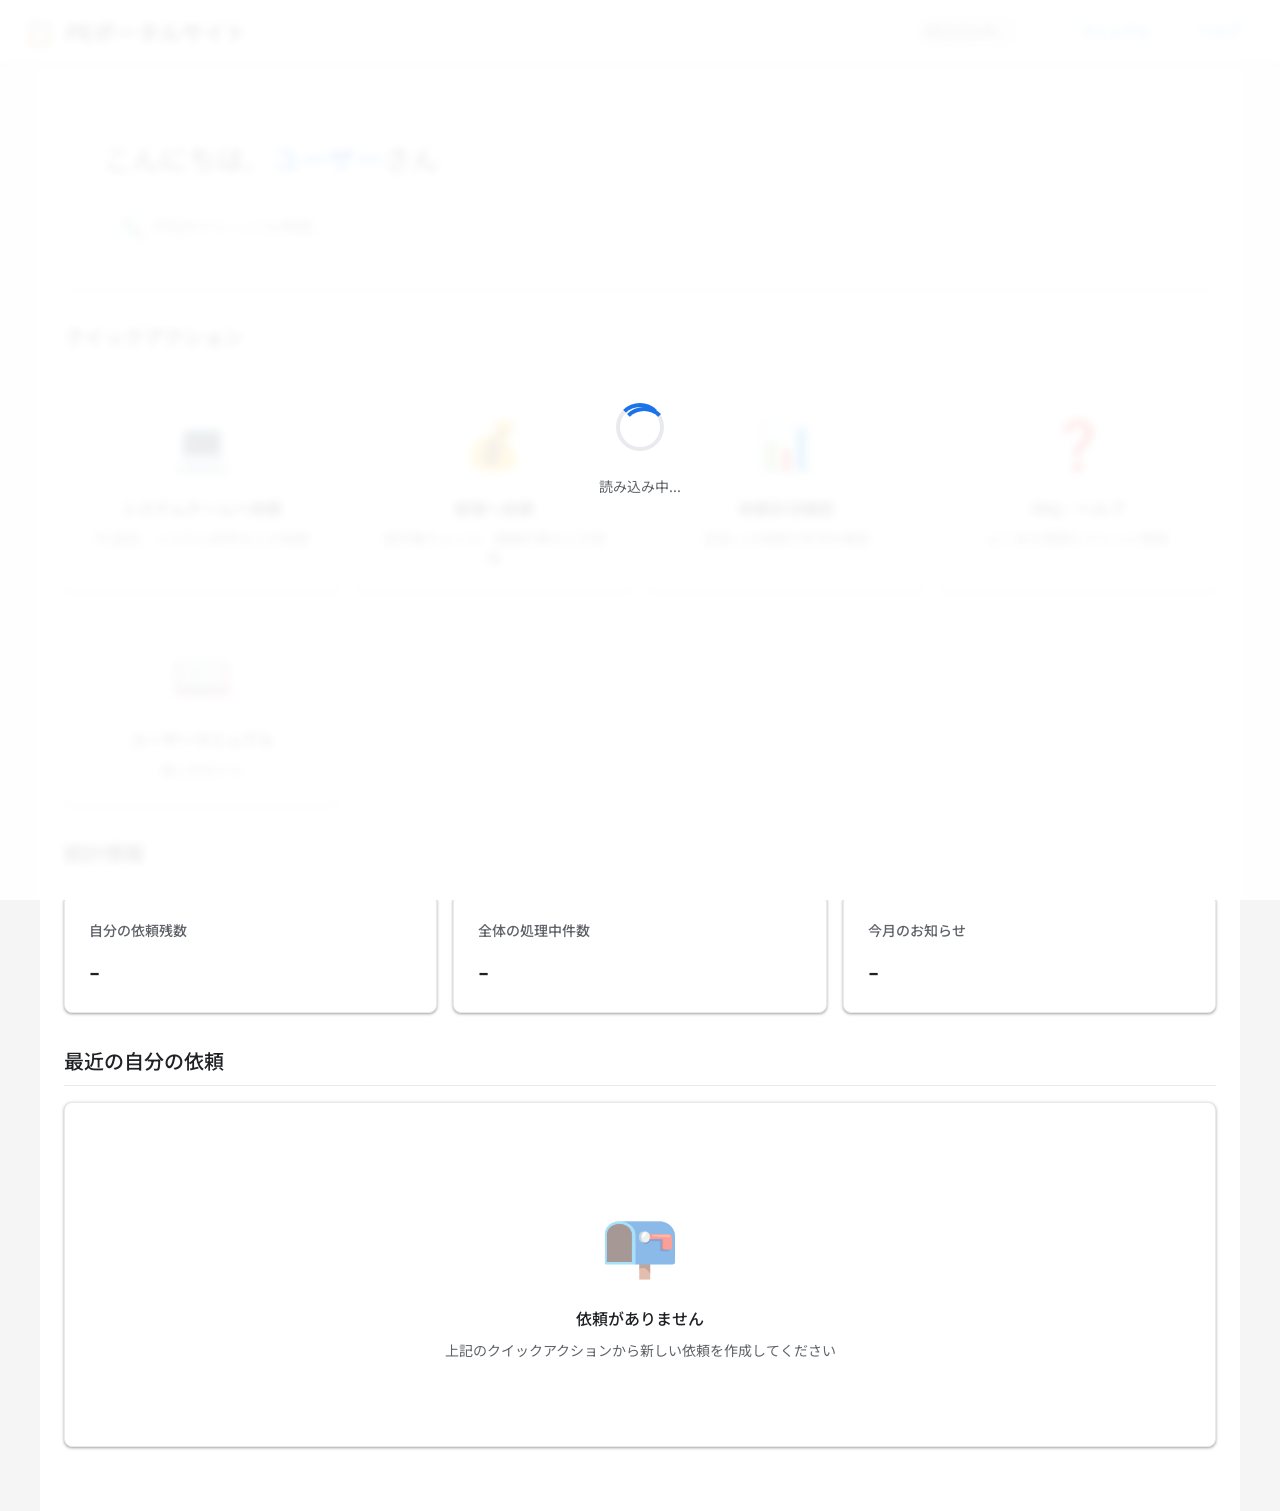
<file: gas/index.html>
<!DOCTYPE html>
<html>
<head>
  <base target="_top">
  <meta charset="UTF-8">
  <meta name="viewport" content="width=device-width, initial-scale=1.0">
  <title>PEポータルサイト</title>
  <link rel="stylesheet" href="common.css">
  <link rel="preconnect" href="https://fonts.googleapis.com">
  <link rel="preconnect" href="https://fonts.gstatic.com" crossorigin>
  <link href="https://fonts.googleapis.com/css2?family=Noto+Sans+JP:wght@300;400;500;700&display=swap" rel="stylesheet">
</head>
<body>
  <div class="container">
    <!-- 固定ヘッダー -->
    <header>
      <h1>PEポータルサイト</h1>
      <div class="user-info">
        <span class="user-status" id="user-status">読み込み中...</span>
        <div class="cache-status" id="cache-status">
          <span class="cache-indicator" id="cache-indicator" title="スナップショットキャッシュの状態を確認"></span>
          <button class="btn-cache-update" id="cache-update-btn" title="スナップショットキャッシュを更新" style="display: none;">
            <span class="cache-update-icon">🔄</span>
          </button>
        </div>
        <a href="?path=user-manual" class="nav-link">マニュアル</a>
        <a href="?path=faq-help" class="nav-link">ヘルプ</a>
      </div>
    </header>
    
    <!-- メインコンテンツ -->
    <main id="main-content">
      <!-- ヒーローセクション（挨拶と検索） -->
      <section class="hero-section">
        <div class="hero-greeting">
          こんにちは、<span class="user-name" id="user-name">ユーザー</span>さん
        </div>
        <div class="search-bar">
          <input type="text" id="global-search" placeholder="FAQやナレッジを検索..." autocomplete="off">
        </div>
      </section>
      
      <!-- クイックアクション（グリッド配置） -->
      <section class="section">
        <h2 class="section-title">クイックアクション</h2>
        <div class="quick-actions">
          <a href="?path=system-team-request" class="quick-action-card">
            <span class="quick-action-icon">💻</span>
            <div class="quick-action-title">システムチームへ依頼</div>
            <div class="quick-action-description">PC設定、システム改修などの依頼</div>
          </a>
          
          <a href="?path=accounting-request" class="quick-action-card">
            <span class="quick-action-icon">💰</span>
            <div class="quick-action-title">経理へ依頼</div>
            <div class="quick-action-description">請求書チェック、報酬計算などの依頼</div>
          </a>
          
          <a href="?path=request-status" class="quick-action-card">
            <span class="quick-action-icon">📊</span>
            <div class="quick-action-title">依頼状況確認</div>
            <div class="quick-action-description">送信した依頼の状況を確認</div>
          </a>
          
          <a href="?path=faq-help" class="quick-action-card">
            <span class="quick-action-icon">❓</span>
            <div class="quick-action-title">FAQ・ヘルプ</div>
            <div class="quick-action-description">よくある質問とナレッジ検索</div>
          </a>
          
          <a href="?path=user-manual" class="quick-action-card">
            <span class="quick-action-icon">📖</span>
            <div class="quick-action-title">ユーザーマニュアル</div>
            <div class="quick-action-description">使い方ガイド</div>
          </a>
        </div>
      </section>
      
      <!-- KPIダッシュボード（統計情報） -->
      <section class="section">
        <h2 class="section-title">統計情報</h2>
        <div class="kpi-dashboard" id="kpi-dashboard">
          <div class="kpi-card">
            <div class="kpi-label">自分の依頼残数</div>
            <div class="kpi-value">
              <span id="my-pending-count">-</span>
            </div>
          </div>
          
          <div class="kpi-card">
            <div class="kpi-label">全体の処理中件数</div>
            <div class="kpi-value">
              <span id="total-processing-count">-</span>
            </div>
          </div>
          
          <div class="kpi-card">
            <div class="kpi-label">今月のお知らせ</div>
            <div class="kpi-value">
              <span id="announcement-count">-</span>
            </div>
          </div>
        </div>
      </section>
      
      <!-- 最新の状況（テーブル） -->
      <section class="section">
        <h2 class="section-title">最近の自分の依頼</h2>
        <div class="card">
          <div id="recent-requests-container">
            <div class="empty-state">
              <div class="empty-state-icon">📭</div>
              <div class="empty-state-message">依頼がありません</div>
              <div class="empty-state-description">上記のクイックアクションから新しい依頼を作成してください</div>
            </div>
          </div>
        </div>
      </section>
    </main>
  </div>
  
  <!-- ローディングオーバーレイ -->
  <div id="loading-overlay" class="loading-overlay hidden">
    <div class="loading-spinner"></div>
    <div class="loading-text">読み込み中...</div>
  </div>
  
  <script>
    // グローバル変数
    let currentUser = null;
    
    // ページ読み込み時の初期化
    window.addEventListener('DOMContentLoaded', function() {
      initializePage();
    });
    
    /**
     * IPアドレスを取得（外部APIを使用）
     */
    function getClientIP() {
      return new Promise((resolve) => {
        // 複数のIP取得サービスを試行（フォールバック）
        const ipServices = [
          'https://api.ipify.org?format=json',
          'https://api.ip.sb/ip',
          'https://ifconfig.me/ip'
        ];
        
        let currentIndex = 0;
        
        function tryNextService() {
          if (currentIndex >= ipServices.length) {
            // すべて失敗した場合は空文字を返す
            resolve('');
            return;
          }
          
          fetch(ipServices[currentIndex])
            .then(response => {
              if (response.ok) {
                return response.text();
              }
              throw new Error('IP取得失敗');
            })
            .then(data => {
              // JSON形式の場合はパース
              try {
                const json = JSON.parse(data);
                resolve(json.ip || data.trim() || '');
              } catch (e) {
                // テキスト形式の場合はそのまま
                resolve(data.trim() || '');
              }
            })
            .catch(error => {
              console.log('IP取得サービス失敗:', ipServices[currentIndex], error);
              currentIndex++;
              tryNextService();
            });
        }
        
        tryNextService();
      });
    }
    
    /**
     * ページ初期化
     */
    function initializePage() {
      showLoading();
      
      // IPアドレスを取得してURLパラメータに追加
      getClientIP().then(clientIP => {
        // IPアドレスをURLパラメータに追加（リロード時にも保持）
        if (clientIP && !window.location.search.includes('clientIP=')) {
          const url = new URL(window.location);
          url.searchParams.set('clientIP', clientIP);
          // 初回読み込み時のみURLを更新（無限ループを防ぐ）
          if (!sessionStorage.getItem('ipAdded')) {
            sessionStorage.setItem('ipAdded', 'true');
            window.history.replaceState({}, '', url);
          }
        }
        
        // ユーザー情報を取得
        google.script.run
          .withSuccessHandler(function(userInfo) {
            if (userInfo && userInfo.success && userInfo.authorized) {
              currentUser = userInfo.email;
              // メールアドレスからユーザー名を抽出（@より前の部分）
              const userName = userInfo.email ? userInfo.email.split('@')[0] : 'ユーザー';
              updateUserInfo(userName);
            } else {
              updateUserInfo('未ログイン');
            }
          })
          .withFailureHandler(function(error) {
            console.error('認証チェックエラー:', error);
            updateUserInfo('エラー');
            hideLoading();
          })
          .getUserInfo();
      });
      
      // ダッシュボードデータを取得
      loadDashboardData();
      
      // キャッシュ状態を読み込む
      loadCacheStatus();
      
      // 検索バーのイベントリスナー
      setupSearchBar();
    }
    
    /**
     * キャッシュ状態を読み込む
     */
    function loadCacheStatus() {
      const url = window.location.href.split('?')[0];
      fetch(url, {
        method: 'POST',
        headers: {
          'Content-Type': 'application/json'
        },
        body: JSON.stringify({
          action: 'get_snapshot_cache_status'
        })
      })
      .then(response => response.json())
      .then(result => {
        if (result && result.success && result.status) {
          displayCacheStatus(result.status);
        }
      })
      .catch(error => {
        console.error('キャッシュ状態取得エラー:', error);
      });
    }
    
    /**
     * キャッシュ状態を表示
     * @param {Object} status - キャッシュ状態
     */
    function displayCacheStatus(status) {
      const indicator = document.getElementById('cache-indicator');
      const updateBtn = document.getElementById('cache-update-btn');
      
      if (!indicator || !updateBtn) {
        return;
      }
      
      // 最も古い更新時刻を取得
      let oldestUpdate = null;
      let needsUpdate = status.needsUpdate || false;
      
      if (status.sheets && status.sheets.length > 0) {
        const cachedSheets = status.sheets.filter(s => s.cached);
        if (cachedSheets.length > 0) {
          // 最も古い更新時刻を取得
          const oldestSheet = cachedSheets.reduce((oldest, current) => {
            if (!oldest || !oldest.lastUpdatedTimestamp) return current;
            if (!current || !current.lastUpdatedTimestamp) return oldest;
            return current.lastUpdatedTimestamp < oldest.lastUpdatedTimestamp ? current : oldest;
          }, null);
          
          if (oldestSheet && oldestSheet.lastUpdatedTimestamp) {
            oldestUpdate = new Date(oldestSheet.lastUpdatedTimestamp);
            const ageMinutes = oldestSheet.ageMinutes || 0;
            needsUpdate = needsUpdate || ageMinutes > 20; // 20分以上古い場合は更新が必要
          }
        }
      }
      
      // インジケーターの表示を更新
      if (needsUpdate) {
        indicator.className = 'cache-indicator cache-old';
        indicator.title = oldestUpdate 
          ? `キャッシュが古いです（最終更新: ${formatCacheDate(oldestUpdate)}）`
          : 'キャッシュがありません';
        updateBtn.style.display = 'inline-block';
      } else if (oldestUpdate) {
        indicator.className = 'cache-indicator cache-fresh';
        indicator.title = `キャッシュは最新です（最終更新: ${formatCacheDate(oldestUpdate)}）`;
        updateBtn.style.display = 'none';
      } else {
        indicator.className = 'cache-indicator cache-unknown';
        indicator.title = 'キャッシュ状態を確認できません';
        updateBtn.style.display = 'none';
      }
      
      // 更新ボタンのイベントリスナーを設定
      updateBtn.onclick = function() {
        updateCache();
      };
    }
    
    /**
     * キャッシュを更新
     */
    function updateCache() {
      const updateBtn = document.getElementById('cache-update-btn');
      const indicator = document.getElementById('cache-indicator');
      
      if (!updateBtn || !indicator) {
        return;
      }
      
      // ボタンを無効化
      updateBtn.disabled = true;
      updateBtn.innerHTML = '<span class="cache-update-icon">⏳</span>';
      indicator.className = 'cache-indicator cache-updating';
      indicator.title = '更新中...';
      
      const url = window.location.href.split('?')[0];
      fetch(url, {
        method: 'POST',
        headers: {
          'Content-Type': 'application/json'
        },
        body: JSON.stringify({
          action: 'update_snapshot_cache'
        })
      })
      .then(response => response.json())
      .then(result => {
        if (result && result.success) {
          // 成功時は状態を再読み込み
          setTimeout(function() {
            loadCacheStatus();
          }, 1000);
          
          showSuccessMessage('スナップショットキャッシュを更新しました');
        } else {
          // エラー時
          showError(result.error || 'キャッシュの更新に失敗しました');
          indicator.className = 'cache-indicator cache-error';
          indicator.title = result.error || '更新に失敗しました';
        }
      })
      .catch(error => {
        console.error('キャッシュ更新エラー:', error);
        showError('キャッシュの更新中にエラーが発生しました');
        indicator.className = 'cache-indicator cache-error';
        indicator.title = '更新エラー';
      })
      .finally(function() {
        // ボタンを再有効化
        updateBtn.disabled = false;
        updateBtn.innerHTML = '<span class="cache-update-icon">🔄</span>';
      });
    }
    
    /**
     * キャッシュ日付をフォーマット
     * @param {Date} date - 日付
     * @return {string} フォーマットされた日付文字列
     */
    function formatCacheDate(date) {
      if (!date) {
        return '不明';
      }
      
      const d = date instanceof Date ? date : new Date(date);
      if (isNaN(d.getTime())) {
        return '不明';
      }
      
      const now = new Date();
      const diff = now - d;
      const minutes = Math.floor(diff / (60 * 1000));
      const hours = Math.floor(minutes / 60);
      const days = Math.floor(hours / 24);
      
      if (minutes < 1) {
        return 'たった今';
      } else if (minutes < 60) {
        return minutes + '分前';
      } else if (hours < 24) {
        return hours + '時間前';
      } else if (days < 7) {
        return days + '日前';
      } else {
        const year = d.getFullYear();
        const month = String(d.getMonth() + 1).padStart(2, '0');
        const day = String(d.getDate()).padStart(2, '0');
        const hours = String(d.getHours()).padStart(2, '0');
        const minutes = String(d.getMinutes()).padStart(2, '0');
        return `${year}-${month}-${day} ${hours}:${minutes}`;
      }
    }
    
    /**
     * 成功メッセージを表示
     */
    function showSuccessMessage(message) {
      const container = document.getElementById('kpi-dashboard');
      if (container) {
        const successDiv = document.createElement('div');
        successDiv.className = 'alert alert-success';
        successDiv.style.gridColumn = '1 / -1';
        successDiv.textContent = message;
        container.insertBefore(successDiv, container.firstChild);
        
        // 3秒後に自動で非表示
        setTimeout(() => {
          successDiv.remove();
        }, 3000);
      }
    }
    
    /**
     * ユーザー情報を更新
     */
    function updateUserInfo(userName) {
      const userStatusEl = document.getElementById('user-status');
      const userNameEl = document.getElementById('user-name');
      
      if (userName && userName !== '未ログイン' && userName !== 'エラー') {
        userStatusEl.textContent = userName;
        userNameEl.textContent = userName;
      } else {
        userStatusEl.textContent = userName || '未ログイン';
        userNameEl.textContent = 'ユーザー';
      }
    }
    
    /**
     * ダッシュボードデータを読み込み
     */
    function loadDashboardData() {
      showLoading();
      
      google.script.run
        .withSuccessHandler(function(data) {
          hideLoading();
          if (data && data.success) {
            updateKPIDashboard(data.stats || {});
            displayRecentRequests(data.recentRequests || []);
          } else {
            console.error('ダッシュボードデータ取得失敗:', data);
            showEmptyState();
            showError('データの取得に失敗しました');
          }
        })
        .withFailureHandler(function(error) {
          hideLoading();
          console.error('ダッシュボードデータ取得エラー:', error);
          showEmptyState();
          showError('データの取得中にエラーが発生しました: ' + error.toString());
        })
        .getDashboardData();
    }
    
    /**
     * エラーメッセージを表示
     */
    function showError(message) {
      const container = document.getElementById('kpi-dashboard');
      if (container) {
        const errorDiv = document.createElement('div');
        errorDiv.className = 'alert alert-error';
        errorDiv.style.gridColumn = '1 / -1';
        errorDiv.textContent = message;
        container.insertBefore(errorDiv, container.firstChild);
        
        // 5秒後に自動で非表示
        setTimeout(() => {
          errorDiv.remove();
        }, 5000);
      }
    }
    
    /**
     * KPIダッシュボードを更新
     */
    function updateKPIDashboard(stats) {
      document.getElementById('my-pending-count').textContent = stats.myPending || 0;
      document.getElementById('total-processing-count').textContent = stats.totalProcessing || 0;
      document.getElementById('announcement-count').textContent = stats.announcements || 0;
    }
    
    /**
     * 最近の依頼を表示
     */
    function displayRecentRequests(requests) {
      const container = document.getElementById('recent-requests-container');
      
      if (!requests || requests.length === 0) {
        container.innerHTML = `
          <div class="empty-state">
            <div class="empty-state-icon">📭</div>
            <div class="empty-state-message">依頼がありません</div>
            <div class="empty-state-description">上記のクイックアクションから新しい依頼を作成してください</div>
          </div>
        `;
        return;
      }
      
      let html = '<table class="data-table"><thead><tr>';
      html += '<th>依頼ID</th><th>依頼種別</th><th>緊急度</th><th>ステータス</th><th>受付日</th>';
      html += '</tr></thead><tbody>';
      
      requests.forEach(request => {
        const statusClass = getStatusClass(request.status);
        const urgencyClass = getUrgencyClass(request.urgency);
        
        const typeLabel = request.requestType === 'system_team' ? 'システムチーム' : 
                         request.requestType === 'accounting' ? '経理' : '';
        
        html += `<tr>`;
        html += `<td data-label="依頼ID"><strong>${escapeHtml(request.requestId || '')}</strong></td>`;
        html += `<td data-label="依頼種別">${escapeHtml(typeLabel)}</td>`;
        html += `<td data-label="緊急度"><span class="badge ${urgencyClass}">${escapeHtml(request.urgency || '')}</span></td>`;
        html += `<td data-label="ステータス"><span class="status-badge ${statusClass}">${escapeHtml(request.status || '')}</span></td>`;
        html += `<td data-label="受付日">${formatDate(request.requestDate)}</td>`;
        html += `</tr>`;
      });
      
      html += '</tbody></table>';
      container.innerHTML = html;
    }
    
    /**
     * ステータスに応じたクラスを取得
     */
    function getStatusClass(status) {
      if (status === '完了') return 'completed';
      if (status === '処理中') return 'processing';
      if (status === '保留') return 'pending';
      if (status === 'キャンセル') return 'cancelled';
      return 'pending';
    }
    
    /**
     * 緊急度に応じたクラスを取得
     */
    function getUrgencyClass(urgency) {
      if (urgency === '高') return 'badge-danger';
      if (urgency === '中') return 'badge-warning';
      if (urgency === '低') return 'badge-primary';
      return 'badge-primary';
    }
    
    /**
     * 検索バーの設定
     */
    function setupSearchBar() {
      const searchInput = document.getElementById('global-search');
      let searchTimeout;
      
      searchInput.addEventListener('input', function(e) {
        clearTimeout(searchTimeout);
        const query = e.target.value.trim();
        
        if (query.length >= 2) {
          searchTimeout = setTimeout(function() {
            performSearch(query);
          }, 300);
        }
      });
      
      searchInput.addEventListener('keypress', function(e) {
        if (e.key === 'Enter') {
          e.preventDefault();
          const query = e.target.value.trim();
          if (query.length >= 2) {
            performSearch(query);
          }
        }
      });
    }
    
    /**
     * 検索を実行
     */
    function performSearch(query) {
      // FAQ・ヘルプページにリダイレクト（検索クエリ付き）
      window.location.href = `?path=faq-help&q=${encodeURIComponent(query)}`;
    }
    
    /**
     * 空の状態を表示
     */
    function showEmptyState() {
      updateKPIDashboard({ myPending: 0, totalProcessing: 0, announcements: 0 });
      displayRecentRequests([]);
    }
    
    /**
     * ローディング表示
     */
    function showLoading() {
      document.getElementById('loading-overlay').classList.remove('hidden');
    }
    
    /**
     * ローディング非表示
     */
    function hideLoading() {
      document.getElementById('loading-overlay').classList.add('hidden');
    }
    
    /**
     * HTMLエスケープ
     */
    function escapeHtml(text) {
      const div = document.createElement('div');
      div.textContent = text;
      return div.innerHTML;
    }
    
    /**
     * 日付フォーマット
     */
    function formatDate(date) {
      if (!date) return '';
      const d = new Date(date);
      if (isNaN(d.getTime())) return '';
      return d.toLocaleDateString('ja-JP', {
        year: 'numeric',
        month: '2-digit',
        day: '2-digit'
      });
    }
  </script>
</body>
</html>
</file>
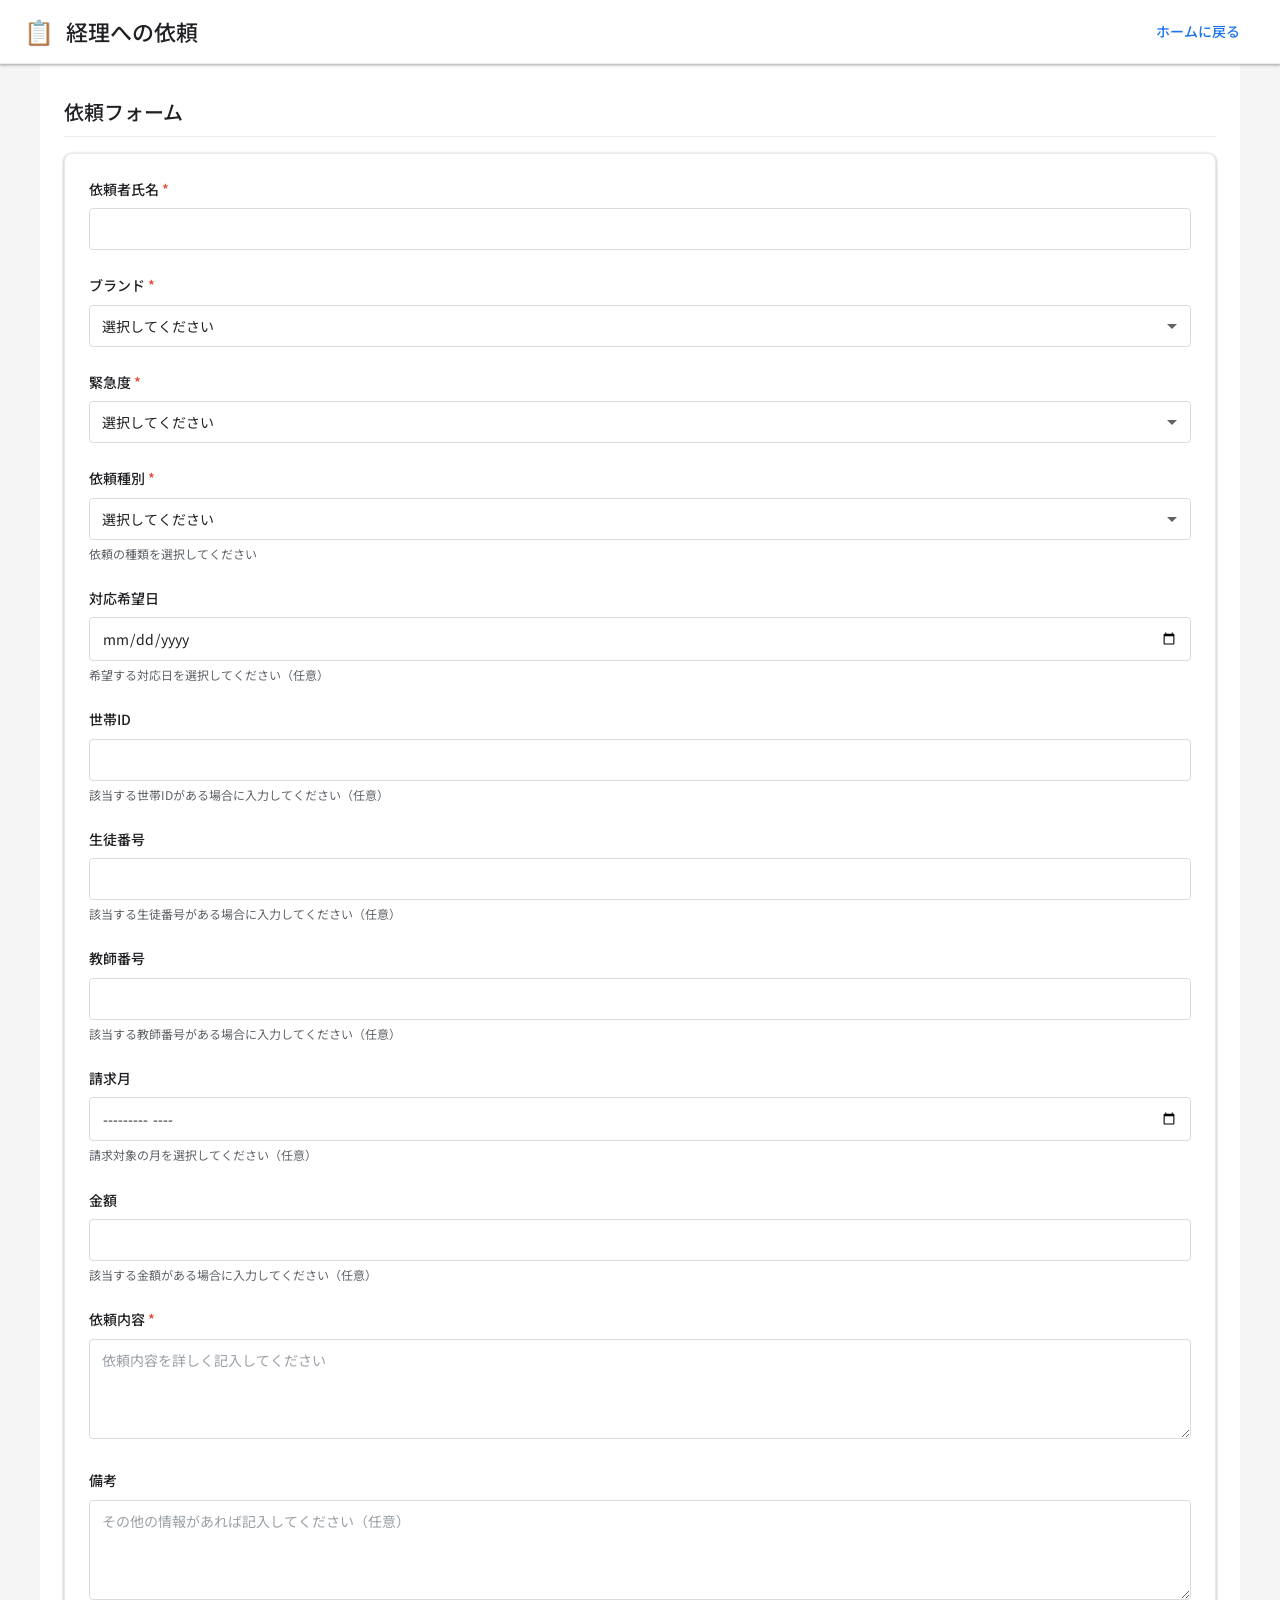
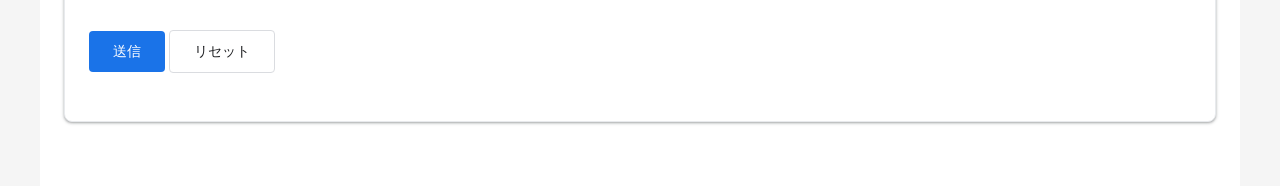
<file: gas/accounting-request.html>
<!DOCTYPE html>
<html>
<head>
  <base target="_top">
  <meta charset="UTF-8">
  <meta name="viewport" content="width=device-width, initial-scale=1.0">
  <title>経理への依頼 - PEポータルサイト</title>
  <link rel="stylesheet" href="common.css">
  <link rel="preconnect" href="https://fonts.googleapis.com">
  <link rel="preconnect" href="https://fonts.gstatic.com" crossorigin>
  <link href="https://fonts.googleapis.com/css2?family=Noto+Sans+JP:wght@300;400;500;700&display=swap" rel="stylesheet">
</head>
<body>
  <div class="container">
    <!-- 固定ヘッダー -->
    <header>
      <h1>経理への依頼</h1>
      <div class="user-info">
        <a href="?path=index" class="nav-link">ホームに戻る</a>
      </div>
    </header>
    
    <!-- メインコンテンツ -->
    <main>
      <section class="section">
        <h2 class="section-title">依頼フォーム</h2>
        <div class="card">
          <div id="success-message" class="alert alert-success hidden"></div>
          <div id="error-message" class="alert alert-error hidden"></div>
          
          <form id="accounting-request-form">
            <div class="form-group">
              <label for="requester-name" class="form-label required">依頼者氏名</label>
              <input type="text" id="requester-name" name="requesterName" class="form-control" required>
            </div>
            
            <div class="form-group">
              <label for="brand" class="form-label required">ブランド</label>
              <select id="brand" name="brand" class="form-control" required>
                <option value="">選択してください</option>
                <option value="PE">PE</option>
                <option value="EDUBAL">EDUBAL</option>
                <option value="その他">その他</option>
              </select>
            </div>
            
            <div class="form-group">
              <label for="urgency" class="form-label required">緊急度</label>
              <select id="urgency" name="urgency" class="form-control" required>
                <option value="">選択してください</option>
                <option value="高">高</option>
                <option value="中">中</option>
                <option value="低">低</option>
              </select>
            </div>
            
            <div class="form-group">
              <label for="request-type" class="form-label required">依頼種別</label>
              <select id="request-type" name="requestType" class="form-control" required>
                <option value="">選択してください</option>
                <option value="請求書作成">請求書作成</option>
                <option value="請求書修正">請求書修正</option>
                <option value="請求書チェック">請求書チェック</option>
                <option value="報酬計算">報酬計算</option>
                <option value="報酬支払">報酬支払</option>
                <option value="振込手続き">振込手続き</option>
                <option value="クレカ決済">クレカ決済</option>
                <option value="口座変更・登録">口座変更・登録</option>
                <option value="領収書発行">領収書発行</option>
                <option value="金額確認">金額確認</option>
                <option value="その他">その他</option>
              </select>
              <div class="help-text">依頼の種類を選択してください</div>
            </div>
            
            <div class="form-group">
              <label for="desired-date" class="form-label">対応希望日</label>
              <input type="date" id="desired-date" name="desiredDate" class="form-control">
              <div class="help-text">希望する対応日を選択してください（任意）</div>
            </div>
            
            <div class="form-group">
              <label for="household-id" class="form-label">世帯ID</label>
              <input type="text" id="household-id" name="householdId" class="form-control">
              <div class="help-text">該当する世帯IDがある場合に入力してください（任意）</div>
            </div>
            
            <div class="form-group">
              <label for="student-number" class="form-label">生徒番号</label>
              <input type="text" id="student-number" name="studentNumber" class="form-control">
              <div class="help-text">該当する生徒番号がある場合に入力してください（任意）</div>
            </div>
            
            <div class="form-group">
              <label for="teacher-number" class="form-label">教師番号</label>
              <input type="text" id="teacher-number" name="teacherNumber" class="form-control">
              <div class="help-text">該当する教師番号がある場合に入力してください（任意）</div>
            </div>
            
            <div class="form-group">
              <label for="request-month" class="form-label">請求月</label>
              <input type="month" id="request-month" name="requestMonth" class="form-control">
              <div class="help-text">請求対象の月を選択してください（任意）</div>
            </div>
            
            <div class="form-group">
              <label for="amount" class="form-label">金額</label>
              <input type="number" id="amount" name="amount" class="form-control" min="0" step="1">
              <div class="help-text">該当する金額がある場合に入力してください（任意）</div>
            </div>
            
            <div class="form-group">
              <label for="issue" class="form-label required">依頼内容</label>
              <textarea id="issue" name="issue" class="form-control" required placeholder="依頼内容を詳しく記入してください"></textarea>
              <div class="help-text" id="issue-help-text"></div>
            </div>
            
            <div class="form-group">
              <label for="memo" class="form-label">備考</label>
              <textarea id="memo" name="memo" class="form-control" placeholder="その他の情報があれば記入してください（任意）"></textarea>
            </div>
            
            <div class="form-group">
              <button type="submit" class="btn btn-primary" id="submit-btn">送信</button>
              <button type="button" class="btn btn-secondary" onclick="resetForm()">リセット</button>
            </div>
          </form>
        </div>
      </section>
    </main>
  </div>
  
  <!-- ローディングオーバーレイ -->
  <div id="loading-overlay" class="loading-overlay hidden">
    <div class="loading-spinner"></div>
    <div class="loading-text">送信中...</div>
  </div>
  
  <script src="form-handler.js"></script>
  <script>
    // ページ読み込み時にバリデーションを設定
    window.addEventListener('DOMContentLoaded', function() {
      setupFormValidation();
    });
    
    // フォーム送信処理
    document.getElementById('accounting-request-form').addEventListener('submit', function(e) {
      e.preventDefault();
      submitAccountingRequest();
    });
    
    function resetForm() {
      document.getElementById('accounting-request-form').reset();
      hideMessages();
    }
    
    function hideMessages() {
      document.getElementById('success-message').classList.add('hidden');
      document.getElementById('error-message').classList.add('hidden');
    }
    
    function showSuccess(message) {
      const successEl = document.getElementById('success-message');
      successEl.textContent = message;
      successEl.classList.remove('hidden');
      document.getElementById('error-message').classList.add('hidden');
      
      // 3秒後に自動で非表示
      setTimeout(() => {
        successEl.classList.add('hidden');
      }, 3000);
    }
    
    function showError(message) {
      const errorEl = document.getElementById('error-message');
      errorEl.textContent = message;
      errorEl.classList.remove('hidden');
      document.getElementById('success-message').classList.add('hidden');
    }
    
    function showLoading() {
      document.getElementById('loading-overlay').classList.remove('hidden');
    }
    
    function hideLoading() {
      document.getElementById('loading-overlay').classList.add('hidden');
    }
    
    // リアルタイムバリデーション
    function setupFormValidation() {
      const form = document.getElementById('accounting-request-form');
      const requiredFields = ['requester-name', 'brand', 'urgency', 'request-type', 'issue'];
      
      // 依頼種別変更時に推奨項目を更新
      const requestTypeField = document.getElementById('request-type');
      if (requestTypeField) {
        requestTypeField.addEventListener('change', function() {
          updateRecommendedFields('accounting', this.value);
        });
      }
      
      requiredFields.forEach(fieldId => {
        const field = document.getElementById(fieldId);
        if (field) {
          field.addEventListener('blur', function() {
            validateField(field);
          });
          field.addEventListener('input', function() {
            if (field.classList.contains('error')) {
              validateField(field);
            }
          });
        }
      });
    }
    
    function validateField(field) {
      const value = field.value.trim();
      const isRequired = field.hasAttribute('required');
      const errorMsg = field.parentNode.querySelector('.form-error-message');
      
      if (isRequired && !value) {
        field.classList.add('error');
        if (!errorMsg) {
          const msg = document.createElement('span');
          msg.className = 'form-error-message';
          msg.textContent = 'この項目は必須です';
          field.parentNode.appendChild(msg);
        }
        return false;
      } else {
        field.classList.remove('error');
        if (errorMsg) {
          errorMsg.remove();
        }
        return true;
      }
    }
    
    function validateForm() {
      const form = document.getElementById('accounting-request-form');
      const requiredFields = ['requester-name', 'brand', 'urgency', 'request-type', 'issue'];
      let isValid = true;
      
      requiredFields.forEach(fieldId => {
        const field = document.getElementById(fieldId);
        if (field && !validateField(field)) {
          isValid = false;
        }
      });
      
      return isValid;
    }
    
    function submitAccountingRequest() {
      const form = document.getElementById('accounting-request-form');
      
      // バリデーション
      if (!validateForm()) {
        showError('必須項目を入力してください');
        // 最初のエラーフィールドにフォーカス
        const firstError = form.querySelector('.form-control.error');
        if (firstError) {
          firstError.focus();
        }
        return;
      }
      
      const formData = new FormData(form);
      
      showLoading();
      hideMessages();
      
      const submitBtn = document.getElementById('submit-btn');
      submitBtn.disabled = true;
      
            // データをオブジェクトに変換
            const requestData = {
              requestType: 'accounting',
              requesterName: formData.get('requesterName'),
              brand: formData.get('brand'),
              urgency: formData.get('urgency'),
              requestTypeDetail: formData.get('requestType'),
              desiredDate: formData.get('desiredDate') || null,
              householdId: formData.get('householdId') || null,
              studentNumber: formData.get('studentNumber') || null,
              teacherNumber: formData.get('teacherNumber') || null,
              requestMonth: formData.get('requestMonth') || null,
              amount: formData.get('amount') || null,
              issue: formData.get('issue'),
              memo: formData.get('memo') || null
            };
      
      // doPost経由で送信
      const url = window.location.href.split('?')[0];
      fetch(url, {
        method: 'POST',
        headers: {
          'Content-Type': 'application/json'
        },
        body: JSON.stringify({
          action: 'submit_request',
          ...requestData
        })
      })
      .then(response => response.json())
      .then(result => {
        hideLoading();
        submitBtn.disabled = false;
        
        if (result && result.success) {
          showSuccess('依頼を送信しました。依頼ID: ' + (result.requestId || ''));
          form.reset();
        } else {
          showError(result.error || '送信に失敗しました');
        }
      })
      .catch(error => {
        hideLoading();
        submitBtn.disabled = false;
        showError('送信に失敗しました: ' + error.toString());
      });
    }
    
          /**
           * 推奨項目を更新
           */
          function updateRecommendedFields(requestType, requestTypeDetail) {
            if (!requestTypeDetail) {
              document.getElementById('issue-help-text').textContent = '';
              return;
            }
            
            const url = window.location.href.split('?')[0];
            fetch(url, {
              method: 'POST',
              headers: {
                'Content-Type': 'application/json'
              },
              body: JSON.stringify({
                action: 'get_recommended_fields',
                requestType: requestType,
                requestTypeDetail: requestTypeDetail
              })
            })
            .then(response => response.json())
            .then(result => {
              if (result && result.success && result.recommendations) {
                const helpText = result.recommendations.helpText || '';
                document.getElementById('issue-help-text').textContent = helpText;
                
                // 推奨項目をハイライト（オプション）
                if (result.recommendations.recommendedFields) {
                  result.recommendations.recommendedFields.forEach(fieldName => {
                    const field = document.getElementById(fieldName);
                    if (field) {
                      field.parentNode.classList.add('recommended');
                    }
                  });
                }
              }
            })
            .catch(error => {
              console.error('推奨項目取得エラー:', error);
            });
          }
          
          // グローバル関数として定義
          window.submitAccountingRequest = submitAccountingRequest;
          window.showSuccess = showSuccess;
          window.showError = showError;
          window.hideMessages = hideMessages;
        </script>
      </body>
      </html>
</file>
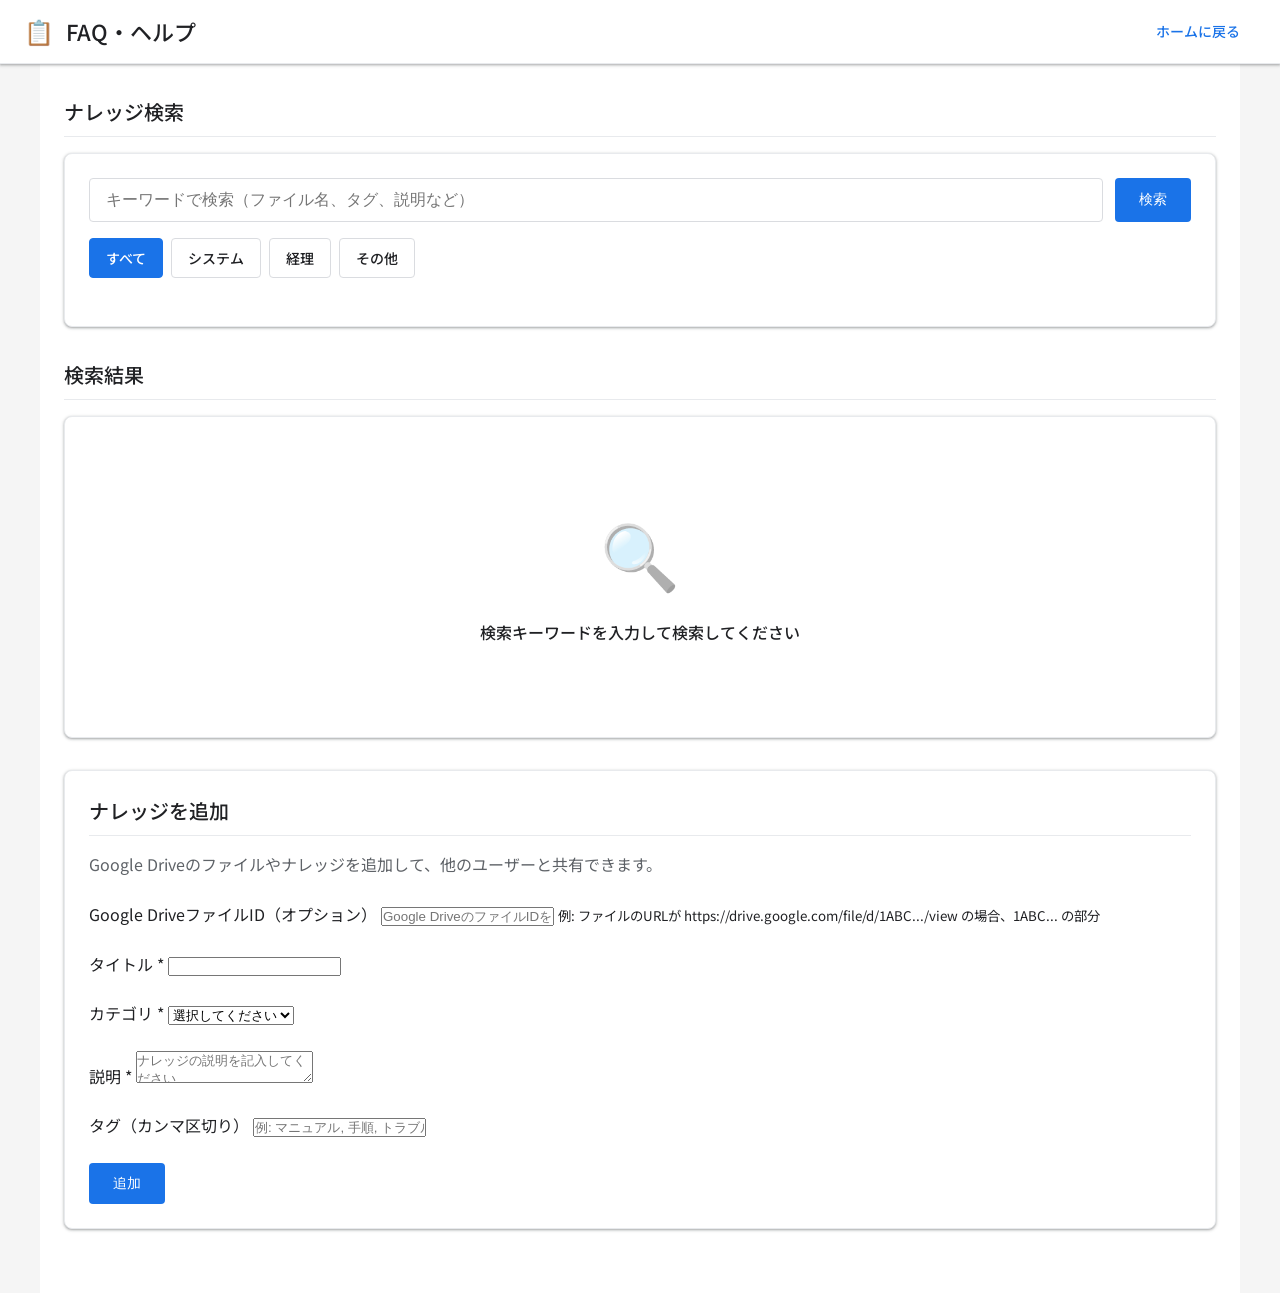
<file: gas/faq-help.html>
<!DOCTYPE html>
<html>
<head>
  <base target="_top">
  <meta charset="UTF-8">
  <meta name="viewport" content="width=device-width, initial-scale=1.0">
  <title>FAQ・ヘルプ - PEポータルサイト</title>
  <link rel="stylesheet" href="common.css">
  <link rel="preconnect" href="https://fonts.googleapis.com">
  <link rel="preconnect" href="https://fonts.gstatic.com" crossorigin>
  <link href="https://fonts.googleapis.com/css2?family=Noto+Sans+JP:wght@300;400;500;700&display=swap" rel="stylesheet">
  <style>
    .search-container {
      margin-bottom: 32px;
    }
    
    .search-box {
      display: flex;
      gap: 12px;
      margin-bottom: 16px;
    }
    
    .search-box input {
      flex: 1;
      padding: 12px 16px;
      border: 1px solid #dadce0;
      border-radius: 4px;
      font-size: 16px;
      transition: border-color 0.2s, box-shadow 0.2s;
    }
    
    .search-box input:focus {
      outline: none;
      border-color: #1a73e8;
      box-shadow: 0 0 0 2px rgba(26, 115, 232, 0.2);
    }
    
    .search-box button {
      padding: 12px 24px;
      background: #1a73e8;
      color: white;
      border: none;
      border-radius: 4px;
      font-size: 14px;
      font-weight: 500;
      cursor: pointer;
      transition: background-color 0.2s;
    }
    
    .search-box button:hover {
      background: #1557b0;
    }
    
    .filter-tabs {
      display: flex;
      gap: 8px;
      margin-bottom: 24px;
      flex-wrap: wrap;
    }
    
    .filter-tab {
      padding: 8px 16px;
      background: #ffffff;
      border: 1px solid #dadce0;
      border-radius: 4px;
      cursor: pointer;
      transition: all 0.2s;
      font-size: 14px;
      font-weight: 500;
      color: #202124;
    }
    
    .filter-tab:hover {
      background: #f8f9fa;
      border-color: #1a73e8;
    }
    
    .filter-tab.active {
      background: #1a73e8;
      color: white;
      border-color: #1a73e8;
    }
    
    .search-results {
      margin-top: 20px;
    }
    
    .result-item {
      background: #ffffff;
      border: 1px solid #e8eaed;
      border-radius: 8px;
      padding: 20px;
      margin-bottom: 16px;
      box-shadow: 0 1px 2px rgba(60, 64, 67, 0.3), 0 1px 3px 1px rgba(60, 64, 67, 0.15);
      transition: box-shadow 0.2s;
    }
    
    .result-item:hover {
      box-shadow: 0 2px 6px rgba(60, 64, 67, 0.3), 0 2px 8px 2px rgba(60, 64, 67, 0.15);
    }
    
    .result-item h3 {
      margin-top: 0;
      margin-bottom: 12px;
      color: #1a73e8;
      font-size: 18px;
      font-weight: 500;
    }
    
    .result-item p {
      color: #5f6368;
      margin-bottom: 12px;
      line-height: 1.6;
    }
    
    .result-item .result-meta {
      font-size: 12px;
      color: #5f6368;
      margin-top: 12px;
    }
    
    .result-item .result-tags {
      margin-top: 12px;
      display: flex;
      flex-wrap: wrap;
      gap: 8px;
    }
    
    .result-item .result-tag {
      display: inline-block;
      padding: 4px 12px;
      background: #e8f0fe;
      color: #1a73e8;
      border-radius: 16px;
      font-size: 12px;
      font-weight: 500;
    }
    
    .result-item .result-link {
      display: inline-block;
      margin-top: 12px;
      color: #1a73e8;
      text-decoration: none;
      font-size: 14px;
      font-weight: 500;
    }
    
    .result-item .result-link:hover {
      text-decoration: underline;
    }
    
    .add-knowledge-section {
      margin-top: 32px;
      padding: 24px;
      background: #ffffff;
      border: 1px solid #e8eaed;
      border-radius: 8px;
      box-shadow: 0 1px 2px rgba(60, 64, 67, 0.3), 0 1px 3px 1px rgba(60, 64, 67, 0.15);
    }
    
    .add-knowledge-section h2 {
      margin-top: 0;
      margin-bottom: 16px;
      font-size: 20px;
      font-weight: 500;
      color: #202124;
    }
  </style>
</head>
<body>
  <div class="container">
    <header>
      <h1>FAQ・ヘルプ</h1>
      <div class="user-info">
        <a href="?path=index" class="nav-link">ホームに戻る</a>
      </div>
    </header>
    
    <main>
      <section class="search-container">
        <h2 class="section-title">ナレッジ検索</h2>
        <div class="card">
          <div class="search-box">
            <input type="text" id="search-query" placeholder="キーワードで検索（ファイル名、タグ、説明など）" />
            <button onclick="performSearch()">検索</button>
          </div>
          
          <div class="filter-tabs">
            <div class="filter-tab active" data-category="" onclick="filterByCategory('')">すべて</div>
            <div class="filter-tab" data-category="システム" onclick="filterByCategory('システム')">システム</div>
            <div class="filter-tab" data-category="経理" onclick="filterByCategory('経理')">経理</div>
            <div class="filter-tab" data-category="その他" onclick="filterByCategory('その他')">その他</div>
          </div>
        </div>
      </section>
      
      <section class="section">
        <h2 class="section-title">検索結果</h2>
        <div class="card">
          <div id="search-results">
            <div class="empty-state">
              <div class="empty-state-icon">🔍</div>
              <div class="empty-state-message">検索キーワードを入力して検索してください</div>
            </div>
          </div>
        </div>
      </section>
      
      <section class="section add-knowledge-section">
        <h2 class="section-title">ナレッジを追加</h2>
        <p style="color: #5f6368; margin-bottom: 24px;">Google Driveのファイルやナレッジを追加して、他のユーザーと共有できます。</p>
        
        <form id="add-knowledge-form">
          <div class="form-group">
            <label for="knowledge-file-id">Google DriveファイルID（オプション）</label>
            <input type="text" id="knowledge-file-id" placeholder="Google DriveのファイルIDを入力（URLから取得可能）" />
            <small>例: ファイルのURLが https://drive.google.com/file/d/1ABC.../view の場合、1ABC... の部分</small>
          </div>
          
          <div class="form-group">
            <label for="knowledge-title">タイトル *</label>
            <input type="text" id="knowledge-title" required />
          </div>
          
          <div class="form-group">
            <label for="knowledge-category">カテゴリ *</label>
            <select id="knowledge-category" required>
              <option value="">選択してください</option>
              <option value="システム">システム</option>
              <option value="経理">経理</option>
              <option value="その他">その他</option>
            </select>
          </div>
          
          <div class="form-group">
            <label for="knowledge-description">説明 *</label>
            <textarea id="knowledge-description" required placeholder="ナレッジの説明を記入してください"></textarea>
          </div>
          
          <div class="form-group">
            <label for="knowledge-tags">タグ（カンマ区切り）</label>
            <input type="text" id="knowledge-tags" placeholder="例: マニュアル, 手順, トラブルシューティング" />
          </div>
          
          <button type="submit" class="btn btn-primary">追加</button>
        </form>
      </section>
    </main>
  </div>
  
  <script>
    let currentCategory = '';
    
    // 検索実行
    function performSearch() {
      const query = document.getElementById('search-query').value.trim();
      
      if (!query || query.length < 2) {
        showError('検索キーワードを2文字以上入力してください');
        return;
      }
      
      showLoading();
      
      // POSTリクエストで検索
      const url = window.location.href.split('?')[0];
      fetch(url, {
        method: 'POST',
        headers: {
          'Content-Type': 'application/json'
        },
        body: JSON.stringify({
          action: 'search_knowledge',
          query: query,
          category: currentCategory,
          limit: 50
        })
      })
      .then(response => {
        if (!response.ok) {
          throw new Error('検索リクエストが失敗しました');
        }
        return response.json();
      })
      .then(result => displaySearchResults(result))
      .catch(error => {
        console.error('検索エラー:', error);
        showError('検索中にエラーが発生しました: ' + error.toString());
      });
    }
    
    // カテゴリでフィルタ
    function filterByCategory(category) {
      currentCategory = category;
      
      // タブの表示を更新
      document.querySelectorAll('.filter-tab').forEach(tab => {
        if (tab.dataset.category === category) {
          tab.classList.add('active');
        } else {
          tab.classList.remove('active');
        }
      });
      
      // 検索クエリがある場合は再検索
      const query = document.getElementById('search-query').value.trim();
      if (query) {
        performSearch();
      }
    }
    
    // 検索結果を表示
    function displaySearchResults(result) {
      hideLoading();
      
      if (!result.success) {
        showError(result.error);
        return;
      }
      
      const resultsContainer = document.getElementById('search-results');
      
      if (result.total === 0) {
        resultsContainer.innerHTML = '<p>検索結果が見つかりませんでした。</p>';
        return;
      }
      
      let html = `<h2>検索結果（${result.total}件）</h2>`;
      
      // ファイル結果
      if (result.results.files.length > 0) {
        html += '<h3>ファイル</h3>';
        result.results.files.forEach(file => {
          html += `
            <div class="result-item">
              <h3>${escapeHtml(file.title)}</h3>
              <p>${escapeHtml(file.description || '説明なし')}</p>
              <div class="result-tags">
                ${file.tags.map(tag => `<span class="result-tag">${escapeHtml(tag)}</span>`).join('')}
              </div>
              <div class="result-meta">
                種類: ${file.mimeType} | 更新日: ${formatDate(file.lastModified)}
              </div>
              <a href="${file.url}" target="_blank" class="result-link">ファイルを開く →</a>
            </div>
          `;
        });
      }
      
      // ナレッジベース結果
      if (result.results.knowledgeBase.length > 0) {
        html += '<h3>ナレッジベース</h3>';
        result.results.knowledgeBase.forEach(knowledge => {
          html += `
            <div class="result-item">
              <h3>${escapeHtml(knowledge.title)}</h3>
              <p>${escapeHtml(knowledge.content.substring(0, 200))}...</p>
              <div class="result-tags">
                ${knowledge.tags.map(tag => `<span class="result-tag">${escapeHtml(tag)}</span>`).join('')}
              </div>
              <div class="result-meta">
                カテゴリ: ${knowledge.category} | 更新日: ${formatDate(knowledge.updatedAt)}
              </div>
              <div class="result-feedback" style="margin-top: 8px;">
                <button class="btn-feedback" onclick="saveFAQFeedback('${knowledge.id}', '${escapeHtml(result.query)}', true)" title="役に立ちました">
                  👍
                </button>
                <button class="btn-feedback" onclick="saveFAQFeedback('${knowledge.id}', '${escapeHtml(result.query)}', false)" title="役に立ちませんでした">
                  👎
                </button>
              </div>
            </div>
          `;
        });
      }
      
      // FAQ結果
      if (result.results.faq.length > 0) {
        html += '<h3>FAQ</h3>';
        result.results.faq.forEach(faq => {
          html += `
            <div class="result-item">
              <h3>${escapeHtml(faq.title)}</h3>
              <p>${escapeHtml(faq.description || '')}</p>
              <div class="result-tags">
                ${faq.tags.map(tag => `<span class="result-tag">${escapeHtml(tag)}</span>`).join('')}
              </div>
              ${faq.link ? `<a href="${faq.link}" target="_blank" class="result-link">詳細を見る →</a>` : ''}
              <div class="result-feedback" style="margin-top: 8px;">
                <button class="btn-feedback" onclick="saveFAQFeedback('${faq.id}', '${escapeHtml(result.query)}', true)" title="役に立ちました">
                  👍
                </button>
                <button class="btn-feedback" onclick="saveFAQFeedback('${faq.id}', '${escapeHtml(result.query)}', false)" title="役に立ちませんでした">
                  👎
                </button>
              </div>
            </div>
          `;
        });
      }
      
      resultsContainer.innerHTML = html;
    }
    
    // ナレッジ追加フォーム送信
    document.getElementById('add-knowledge-form').addEventListener('submit', function(e) {
      e.preventDefault();
      addKnowledge();
    });
    
    function addKnowledge() {
      const fileId = document.getElementById('knowledge-file-id').value.trim();
      const title = document.getElementById('knowledge-title').value.trim();
      const category = document.getElementById('knowledge-category').value;
      const description = document.getElementById('knowledge-description').value.trim();
      const tags = document.getElementById('knowledge-tags').value.split(',').map(t => t.trim()).filter(t => t);
      
      if (!title || !category || !description) {
        showError('タイトル、カテゴリ、説明は必須です');
        return;
      }
      
      showLoading();
      
      // POSTリクエストで送信
      const requestData = {
        title: title,
        category: category,
        content: description,
        description: description,
        tags: tags,
        fileId: fileId
      };
      
      const url = window.location.href.split('?')[0];
      fetch(url, {
        method: 'POST',
        headers: {
          'Content-Type': 'application/json'
        },
        body: JSON.stringify({
          action: 'add_knowledge',
          ...requestData
        })
      })
      .then(response => {
        if (!response.ok) {
          throw new Error('ナレッジ追加リクエストが失敗しました');
        }
        return response.json();
      })
      .then(result => onKnowledgeAdded(result))
      .catch(error => {
        console.error('ナレッジ追加エラー:', error);
        showError('ナレッジ追加中にエラーが発生しました: ' + error.toString());
      });
    }
    
    function onKnowledgeAdded(result) {
      hideLoading();
      
      if (result && result.success) {
        // 成功メッセージを表示
        const successMsg = document.createElement('div');
        successMsg.className = 'alert alert-success';
        successMsg.textContent = 'ナレッジを追加しました';
        const form = document.getElementById('add-knowledge-form');
        form.parentNode.insertBefore(successMsg, form);
        
        // 3秒後に非表示
        setTimeout(() => {
          successMsg.remove();
        }, 3000);
        
        document.getElementById('add-knowledge-form').reset();
        
        // 検索を再実行（オプション）
        const query = document.getElementById('search-query').value.trim();
        if (query) {
          performSearch();
        }
      } else {
        showError(result.error || 'ナレッジ追加に失敗しました');
      }
    }
    
    function showLoading() {
      const container = document.getElementById('search-results');
      container.innerHTML = `
        <div class="empty-state">
          <div class="loading-spinner" style="margin: 0 auto;"></div>
          <div class="empty-state-message" style="margin-top: 16px;">検索中...</div>
        </div>
      `;
    }
    
    function hideLoading() {
      // ローディングは既に結果で置き換えられる
    }
    
    function showError(error) {
      hideLoading();
      const container = document.getElementById('search-results');
      container.innerHTML = `
        <div class="alert alert-error">
          <strong>エラー</strong>: ${escapeHtml(error)}
        </div>
      `;
    }
    
    // グローバルにエラー表示関数を公開（ナレッジ追加フォームからも使用）
    window.showError = showError;
    
    function escapeHtml(text) {
      const div = document.createElement('div');
      div.textContent = text;
      return div.innerHTML;
    }
    
    function formatDate(date) {
      if (!date) return '';
      const d = new Date(date);
      return d.toLocaleDateString('ja-JP') + ' ' + d.toLocaleTimeString('ja-JP');
    }
    
    // Enterキーで検索
    document.getElementById('search-query').addEventListener('keypress', function(e) {
      if (e.key === 'Enter') {
        performSearch();
      }
    });
  </script>
</body>
</html>
</file>
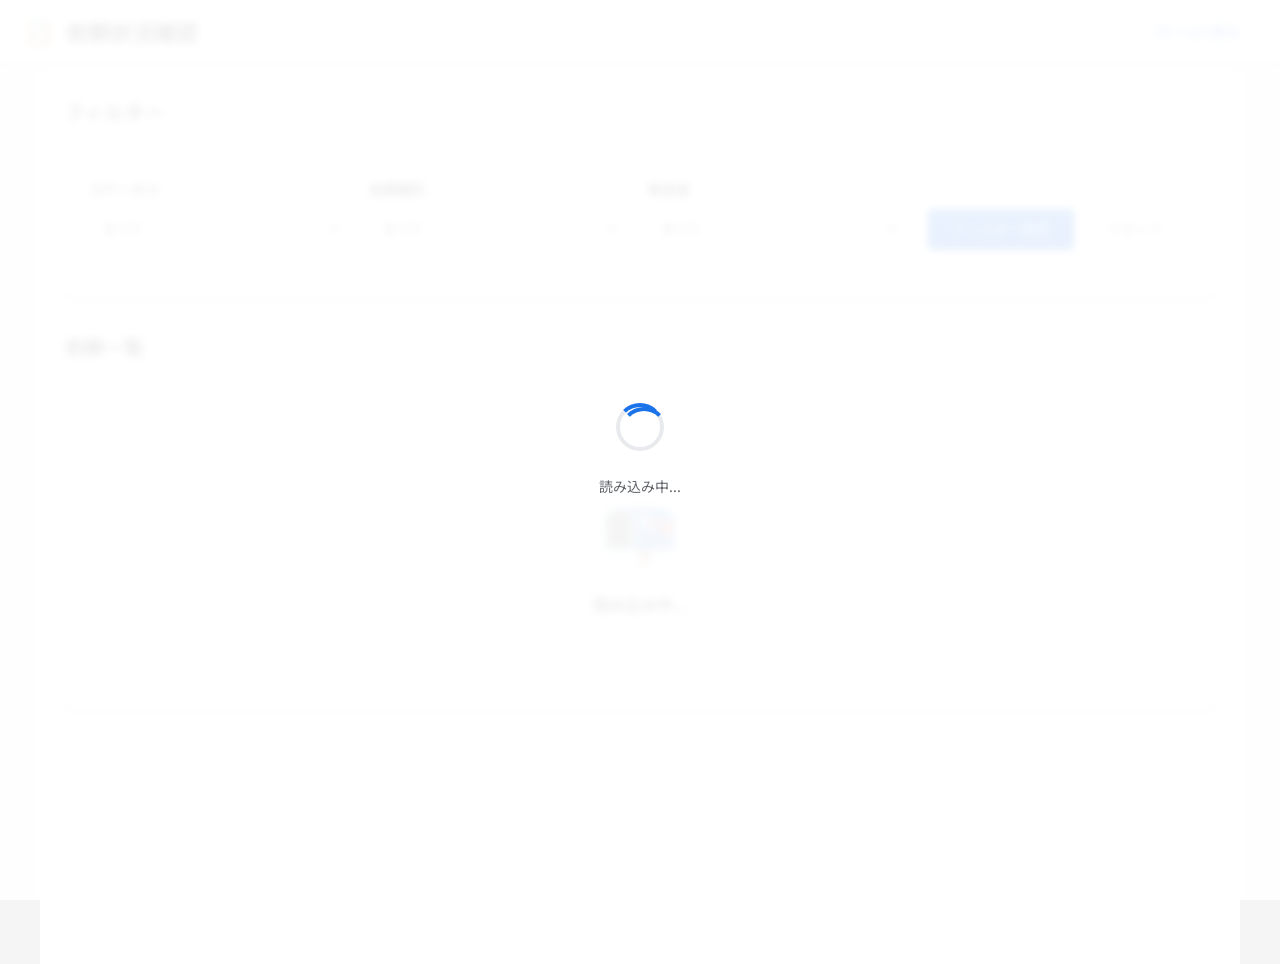
<file: gas/request-status.html>
<!DOCTYPE html>
<html>
<head>
  <base target="_top">
  <meta charset="UTF-8">
  <meta name="viewport" content="width=device-width, initial-scale=1.0">
  <title>依頼状況確認 - PEポータルサイト</title>
  <link rel="stylesheet" href="common.css">
  <link rel="preconnect" href="https://fonts.googleapis.com">
  <link rel="preconnect" href="https://fonts.gstatic.com" crossorigin>
  <link href="https://fonts.googleapis.com/css2?family=Noto+Sans+JP:wght@300;400;500;700&display=swap" rel="stylesheet">
</head>
<body>
  <div class="container">
    <!-- 固定ヘッダー -->
    <header>
      <h1>依頼状況確認</h1>
      <div class="user-info">
        <a href="?path=index" class="nav-link">ホームに戻る</a>
      </div>
    </header>
    
    <!-- メインコンテンツ -->
    <main>
      <!-- フィルターセクション -->
      <section class="section">
        <h2 class="section-title">フィルター</h2>
        <div class="card">
          <div style="display: grid; grid-template-columns: repeat(auto-fit, minmax(200px, 1fr)); gap: 16px;">
            <div class="form-group">
              <label for="filter-status" class="form-label">ステータス</label>
              <select id="filter-status" class="form-control">
                <option value="">すべて</option>
                <option value="未着手">未着手</option>
                <option value="処理中">処理中</option>
                <option value="保留">保留</option>
                <option value="完了">完了</option>
                <option value="キャンセル">キャンセル</option>
              </select>
            </div>
            
            <div class="form-group">
              <label for="filter-type" class="form-label">依頼種別</label>
              <select id="filter-type" class="form-control">
                <option value="">すべて</option>
                <option value="system_team">システムチーム</option>
                <option value="accounting">経理</option>
              </select>
            </div>
            
            <div class="form-group">
              <label for="filter-urgency" class="form-label">緊急度</label>
              <select id="filter-urgency" class="form-control">
                <option value="">すべて</option>
                <option value="高">高</option>
                <option value="中">中</option>
                <option value="低">低</option>
              </select>
            </div>
            
            <div class="form-group" style="display: flex; align-items: flex-end;">
              <button type="button" class="btn btn-primary" onclick="applyFilters()">フィルター適用</button>
              <button type="button" class="btn btn-secondary" onclick="resetFilters()" style="margin-left: 8px;">リセット</button>
            </div>
          </div>
        </div>
      </section>
      
      <!-- 依頼一覧 -->
      <section class="section">
        <h2 class="section-title">依頼一覧</h2>
        <div class="card">
          <div id="requests-container">
            <div class="empty-state">
              <div class="empty-state-icon">📭</div>
              <div class="empty-state-message">読み込み中...</div>
            </div>
          </div>
        </div>
      </section>
    </main>
  </div>
  
  <!-- ローディングオーバーレイ -->
  <div id="loading-overlay" class="loading-overlay hidden">
    <div class="loading-spinner"></div>
    <div class="loading-text">読み込み中...</div>
  </div>
  
  <script>
    let allRequests = [];
    let filteredRequests = [];
    
    // ページ読み込み時にデータを取得
    window.addEventListener('DOMContentLoaded', function() {
      loadRequests();
    });
    
    /**
     * 依頼一覧を読み込み
     */
    function loadRequests() {
      showLoading();
      
      google.script.run
        .withSuccessHandler(function(result) {
          hideLoading();
          
          if (result && result.success) {
            allRequests = result.requests || [];
            applyFilters();
          } else {
            showError('依頼データの取得に失敗しました: ' + (result.error || ''));
          }
        })
        .withFailureHandler(function(error) {
          hideLoading();
          showError('依頼データの取得に失敗しました: ' + error.toString());
        })
        .getMyRequests();
    }
    
    /**
     * フィルターを適用
     */
    function applyFilters() {
      const statusFilter = document.getElementById('filter-status').value;
      const typeFilter = document.getElementById('filter-type').value;
      const urgencyFilter = document.getElementById('filter-urgency').value;
      
      filteredRequests = allRequests.filter(request => {
        if (statusFilter && request.status !== statusFilter) return false;
        if (typeFilter && request.requestType !== typeFilter) return false;
        if (urgencyFilter && request.urgency !== urgencyFilter) return false;
        return true;
      });
      
      displayRequests(filteredRequests);
    }
    
    /**
     * フィルターをリセット
     */
    function resetFilters() {
      document.getElementById('filter-status').value = '';
      document.getElementById('filter-type').value = '';
      document.getElementById('filter-urgency').value = '';
      applyFilters();
    }
    
    /**
     * 依頼一覧を表示
     */
    function displayRequests(requests) {
      const container = document.getElementById('requests-container');
      
      if (!requests || requests.length === 0) {
        container.innerHTML = `
          <div class="empty-state">
            <div class="empty-state-icon">📭</div>
            <div class="empty-state-message">依頼が見つかりませんでした</div>
            <div class="empty-state-description">フィルター条件を変更して再度検索してください</div>
          </div>
        `;
        return;
      }
      
      let html = '<table class="data-table"><thead><tr>';
      html += '<th>依頼ID</th><th>依頼種別</th><th>ブランド</th><th>緊急度</th><th>ステータス</th><th>受付日</th><th>操作</th>';
      html += '</tr></thead><tbody>';
      
      requests.forEach(request => {
        const statusClass = getStatusClass(request.status);
        const urgencyClass = getUrgencyClass(request.urgency);
        const typeLabel = request.requestType === 'system_team' ? 'システムチーム' : 
                         request.requestType === 'accounting' ? '経理' : '';
        
        html += `<tr>`;
        html += `<td data-label="依頼ID"><strong>${escapeHtml(request.requestId || '')}</strong></td>`;
        html += `<td data-label="依頼種別">${escapeHtml(typeLabel)}</td>`;
        html += `<td data-label="ブランド">${escapeHtml(request.brand || '')}</td>`;
        html += `<td data-label="緊急度"><span class="badge ${urgencyClass}">${escapeHtml(request.urgency || '')}</span></td>`;
        html += `<td data-label="ステータス"><span class="status-badge ${statusClass}">${escapeHtml(request.status || '')}</span></td>`;
        html += `<td data-label="受付日">${formatDate(request.requestDate)}</td>`;
        html += `<td data-label="操作"><button class="btn btn-secondary" onclick="viewRequestDetails('${escapeHtml(request.requestId || '')}')">詳細</button></td>`;
        html += `</tr>`;
      });
      
      html += '</tbody></table>';
      container.innerHTML = html;
    }
    
    /**
     * ステータスに応じたクラスを取得
     */
    function getStatusClass(status) {
      if (status === '完了') return 'completed';
      if (status === '処理中') return 'processing';
      if (status === '保留') return 'pending';
      if (status === 'キャンセル') return 'cancelled';
      return 'pending';
    }
    
    /**
     * 緊急度に応じたクラスを取得
     */
    function getUrgencyClass(urgency) {
      if (urgency === '高') return 'badge-danger';
      if (urgency === '中') return 'badge-warning';
      if (urgency === '低') return 'badge-primary';
      return 'badge-primary';
    }
    
    /**
     * 依頼詳細を表示
     */
    function viewRequestDetails(requestId) {
      const request = allRequests.find(r => r.requestId === requestId);
      if (!request) {
        alert('依頼が見つかりませんでした');
        return;
      }
      
      // 詳細をモーダルまたは別ページで表示（簡易版：アラート）
      const details = `
依頼ID: ${request.requestId}
依頼種別: ${request.requestType === 'system_team' ? 'システムチーム' : '経理'}
ブランド: ${request.brand}
緊急度: ${request.urgency}
ステータス: ${request.status}
受付日: ${formatDate(request.requestDate)}
要約: ${request.summary || ''}
      `;
      
      alert(details);
    }
    
    /**
     * エラーを表示
     */
    function showError(message) {
      const container = document.getElementById('requests-container');
      container.innerHTML = `
        <div class="alert alert-error">
          ${escapeHtml(message)}
        </div>
      `;
    }
    
    /**
     * ローディング表示
     */
    function showLoading() {
      document.getElementById('loading-overlay').classList.remove('hidden');
    }
    
    /**
     * ローディング非表示
     */
    function hideLoading() {
      document.getElementById('loading-overlay').classList.add('hidden');
    }
    
    /**
     * HTMLエスケープ
     */
    function escapeHtml(text) {
      const div = document.createElement('div');
      div.textContent = text;
      return div.innerHTML;
    }
    
    /**
     * 日付フォーマット
     */
    function formatDate(date) {
      if (!date) return '';
      const d = new Date(date);
      if (isNaN(d.getTime())) return '';
      return d.toLocaleDateString('ja-JP', {
        year: 'numeric',
        month: '2-digit',
        day: '2-digit'
      });
    }
  </script>
</body>
</html>
</file>
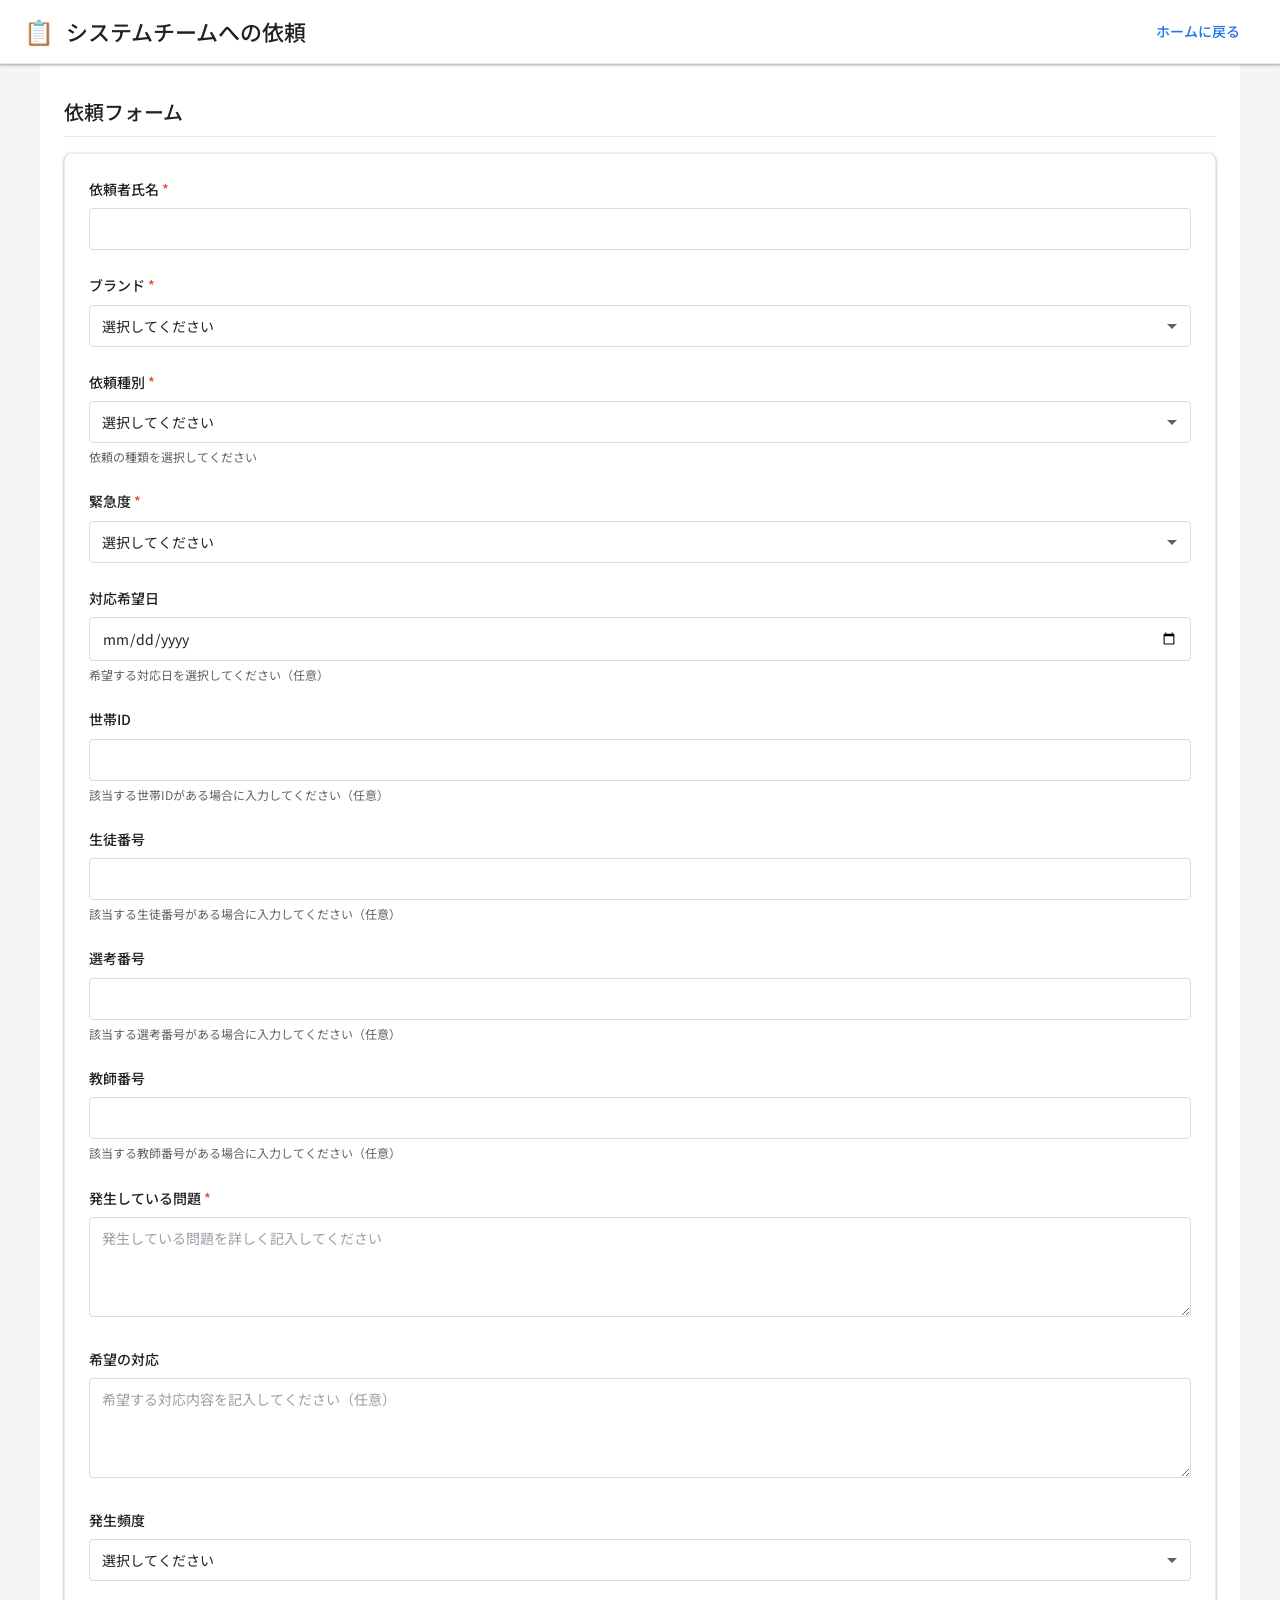
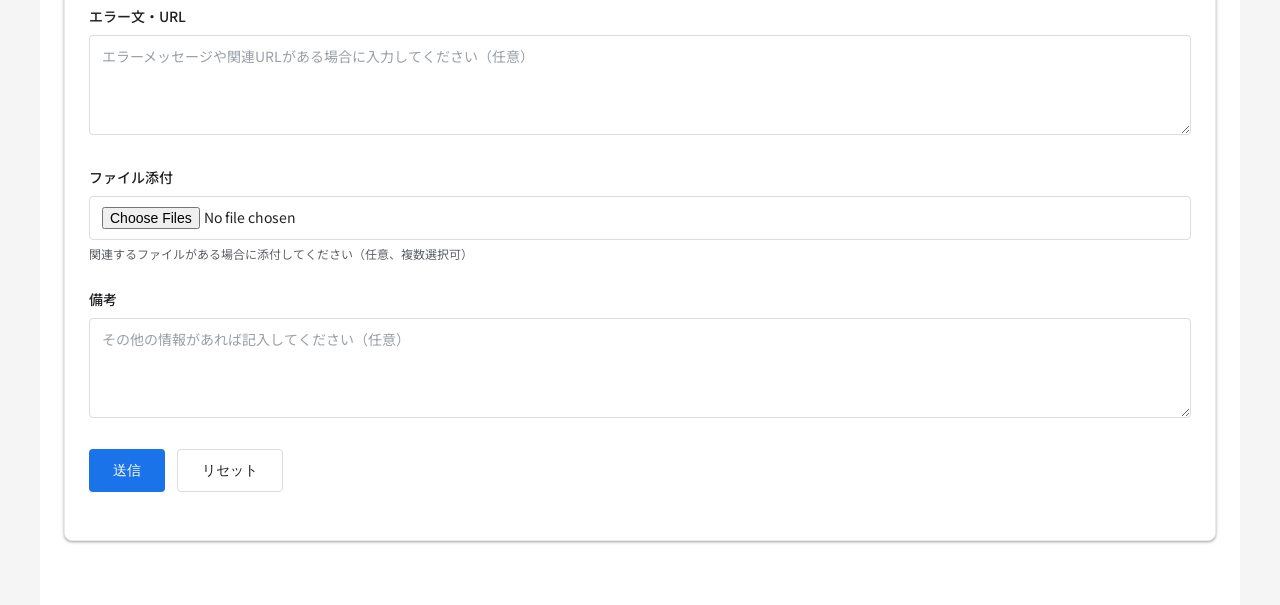
<file: gas/system-team-request.html>
<!DOCTYPE html>
<html>
<head>
  <base target="_top">
  <meta charset="UTF-8">
  <meta name="viewport" content="width=device-width, initial-scale=1.0">
  <title>システムチームへの依頼 - PEポータルサイト</title>
  <link rel="stylesheet" href="common.css">
  <link rel="preconnect" href="https://fonts.googleapis.com">
  <link rel="preconnect" href="https://fonts.gstatic.com" crossorigin>
  <link href="https://fonts.googleapis.com/css2?family=Noto+Sans+JP:wght@300;400;500;700&display=swap" rel="stylesheet">
</head>
<body>
  <div class="container">
    <!-- 固定ヘッダー -->
    <header>
      <h1>システムチームへの依頼</h1>
      <div class="user-info">
        <a href="?path=index" class="nav-link">ホームに戻る</a>
      </div>
    </header>
    
    <!-- メインコンテンツ -->
    <main>
      <section class="section">
        <h2 class="section-title">依頼フォーム</h2>
        <div class="card">
          <div id="success-message" class="alert alert-success hidden"></div>
          <div id="error-message" class="alert alert-error hidden"></div>
          
          <form id="system-team-request-form">
            <div class="form-group">
              <label for="requester-name" class="form-label required">依頼者氏名</label>
              <input type="text" id="requester-name" name="requesterName" class="form-control" required>
            </div>
            
            <div class="form-group">
              <label for="brand" class="form-label required">ブランド</label>
              <select id="brand" name="brand" class="form-control" required>
                <option value="">選択してください</option>
                <option value="PE">PE</option>
                <option value="EDUBAL">EDUBAL</option>
                <option value="その他">その他</option>
              </select>
            </div>
            
            <div class="form-group">
              <label for="request-type-detail" class="form-label required">依頼種別</label>
              <select id="request-type-detail" name="requestTypeDetail" class="form-control" required>
                <option value="">選択してください</option>
                <option value="エラー対応">エラー対応</option>
                <option value="修正・改修">修正・改修</option>
                <option value="設定・セッティング">設定・セッティング</option>
                <option value="権限設定">権限設定</option>
                <option value="データ修正">データ修正</option>
                <option value="面接関連">面接関連</option>
                <option value="選考関連">選考関連</option>
                <option value="PC設定">PC設定</option>
                <option value="システム不具合">システム不具合</option>
                <option value="その他">その他</option>
              </select>
              <div class="help-text">依頼の種類を選択してください</div>
            </div>
            
            <div class="form-group">
              <label for="urgency" class="form-label required">緊急度</label>
              <select id="urgency" name="urgency" class="form-control" required>
                <option value="">選択してください</option>
                <option value="高">高</option>
                <option value="中">中</option>
                <option value="低">低</option>
              </select>
            </div>
            
            <div class="form-group">
              <label for="desired-date" class="form-label">対応希望日</label>
              <input type="date" id="desired-date" name="desiredDate" class="form-control">
              <div class="help-text">希望する対応日を選択してください（任意）</div>
            </div>
            
            <div class="form-group">
              <label for="household-id" class="form-label">世帯ID</label>
              <input type="text" id="household-id" name="householdId" class="form-control">
              <div class="help-text">該当する世帯IDがある場合に入力してください（任意）</div>
            </div>
            
            <div class="form-group">
              <label for="student-number" class="form-label">生徒番号</label>
              <input type="text" id="student-number" name="studentNumber" class="form-control">
              <div class="help-text">該当する生徒番号がある場合に入力してください（任意）</div>
            </div>
            
            <div class="form-group">
              <label for="selection-number" class="form-label">選考番号</label>
              <input type="text" id="selection-number" name="selectionNumber" class="form-control">
              <div class="help-text">該当する選考番号がある場合に入力してください（任意）</div>
            </div>
            
            <div class="form-group">
              <label for="teacher-number" class="form-label">教師番号</label>
              <input type="text" id="teacher-number" name="teacherNumber" class="form-control">
              <div class="help-text">該当する教師番号がある場合に入力してください（任意）</div>
            </div>
            
            <div class="form-group">
              <label for="issue" class="form-label required">発生している問題</label>
              <textarea id="issue" name="issue" class="form-control" required placeholder="発生している問題を詳しく記入してください"></textarea>
              <div class="help-text" id="issue-help-text"></div>
            </div>
            
            <div class="form-group">
              <label for="desired-action" class="form-label">希望の対応</label>
              <textarea id="desired-action" name="desiredAction" class="form-control" placeholder="希望する対応内容を記入してください（任意）"></textarea>
            </div>
            
            <div class="form-group">
              <label for="frequency" class="form-label">発生頻度</label>
              <select id="frequency" name="frequency" class="form-control">
                <option value="">選択してください</option>
                <option value="初回">初回</option>
                <option value="時々">時々</option>
                <option value="頻繁">頻繁</option>
                <option value="常時">常時</option>
              </select>
            </div>
            
            <div class="form-group">
              <label for="error-message" class="form-label">エラー文・URL</label>
              <textarea id="error-message" name="errorMessage" class="form-control" placeholder="エラーメッセージや関連URLがある場合に入力してください（任意）"></textarea>
            </div>
            
            <div class="form-group">
              <label for="file-attachment" class="form-label">ファイル添付</label>
              <input type="file" id="file-attachment" name="fileAttachment" class="form-control" multiple>
              <div class="help-text">関連するファイルがある場合に添付してください（任意、複数選択可）</div>
            </div>
            
            <div class="form-group">
              <label for="memo" class="form-label">備考</label>
              <textarea id="memo" name="memo" class="form-control" placeholder="その他の情報があれば記入してください（任意）"></textarea>
            </div>
            
            <div class="form-group" style="display: flex; gap: 12px;">
              <button type="submit" class="btn btn-primary" id="submit-btn">送信</button>
              <button type="button" class="btn btn-secondary" onclick="resetForm()">リセット</button>
            </div>
          </form>
        </div>
      </section>
    </main>
  </div>
  
  <!-- ローディングオーバーレイ -->
  <div id="loading-overlay" class="loading-overlay hidden">
    <div class="loading-spinner"></div>
    <div class="loading-text">送信中...</div>
  </div>
  
  <script src="form-handler.js"></script>
  <script>
    // ページ読み込み時にバリデーションを設定
    window.addEventListener('DOMContentLoaded', function() {
      setupFormValidation();
    });
    
    // フォーム送信処理
    document.getElementById('system-team-request-form').addEventListener('submit', function(e) {
      e.preventDefault();
      submitSystemTeamRequest();
    });
    
    function resetForm() {
      document.getElementById('system-team-request-form').reset();
      hideMessages();
    }
    
    function hideMessages() {
      document.getElementById('success-message').classList.add('hidden');
      document.getElementById('error-message').classList.add('hidden');
    }
    
    function showSuccess(message) {
      const successEl = document.getElementById('success-message');
      successEl.textContent = message;
      successEl.classList.remove('hidden');
      document.getElementById('error-message').classList.add('hidden');
      
      // 3秒後に自動で非表示
      setTimeout(() => {
        successEl.classList.add('hidden');
      }, 3000);
    }
    
    function showError(message) {
      const errorEl = document.getElementById('error-message');
      errorEl.textContent = message;
      errorEl.classList.remove('hidden');
      document.getElementById('success-message').classList.add('hidden');
    }
    
    function showLoading() {
      document.getElementById('loading-overlay').classList.remove('hidden');
    }
    
    function hideLoading() {
      document.getElementById('loading-overlay').classList.add('hidden');
    }
    
    // リアルタイムバリデーション
    function setupFormValidation() {
      const form = document.getElementById('system-team-request-form');
      const requiredFields = ['requester-name', 'brand', 'request-type-detail', 'urgency', 'issue'];
      
      // 依頼種別変更時に推奨項目を更新
      const requestTypeDetailField = document.getElementById('request-type-detail');
      if (requestTypeDetailField) {
        requestTypeDetailField.addEventListener('change', function() {
          updateRecommendedFields('system_team', this.value);
        });
      }
      
      requiredFields.forEach(fieldId => {
        const field = document.getElementById(fieldId);
        if (field) {
          field.addEventListener('blur', function() {
            validateField(field);
          });
          field.addEventListener('input', function() {
            if (field.classList.contains('error')) {
              validateField(field);
            }
          });
        }
      });
    }
    
    function validateField(field) {
      const value = field.value.trim();
      const isRequired = field.hasAttribute('required');
      const errorMsg = field.parentNode.querySelector('.form-error-message');
      
      if (isRequired && !value) {
        field.classList.add('error');
        if (!errorMsg) {
          const msg = document.createElement('span');
          msg.className = 'form-error-message';
          msg.textContent = 'この項目は必須です';
          field.parentNode.appendChild(msg);
        }
        return false;
      } else {
        field.classList.remove('error');
        if (errorMsg) {
          errorMsg.remove();
        }
        return true;
      }
    }
    
    function validateForm() {
      const form = document.getElementById('system-team-request-form');
      const requiredFields = ['requester-name', 'brand', 'request-type-detail', 'urgency', 'issue'];
      let isValid = true;
      
      requiredFields.forEach(fieldId => {
        const field = document.getElementById(fieldId);
        if (field && !validateField(field)) {
          isValid = false;
        }
      });
      
      return isValid;
    }
    
    function submitSystemTeamRequest() {
      const form = document.getElementById('system-team-request-form');
      
      // バリデーション
      if (!validateForm()) {
        showError('必須項目を入力してください');
        // 最初のエラーフィールドにフォーカス
        const firstError = form.querySelector('.form-control.error');
        if (firstError) {
          firstError.focus();
        }
        return;
      }
      
      const formData = new FormData(form);
      
      showLoading();
      hideMessages();
      
      const submitBtn = document.getElementById('submit-btn');
      submitBtn.disabled = true;
      
      // データをオブジェクトに変換
      const requestData = {
        requestType: 'system_team',
        requesterName: formData.get('requesterName'),
        brand: formData.get('brand'),
        requestTypeDetail: formData.get('requestTypeDetail') || null,
        urgency: formData.get('urgency'),
        desiredDate: formData.get('desiredDate') || null,
        householdId: formData.get('householdId') || null,
        studentNumber: formData.get('studentNumber') || null,
        selectionNumber: formData.get('selectionNumber') || null,
        teacherNumber: formData.get('teacherNumber') || null,
        issue: formData.get('issue'),
        desiredAction: formData.get('desiredAction') || null,
        frequency: formData.get('frequency') || null,
        errorMessage: formData.get('errorMessage') || null,
        hasAttachment: formData.get('fileAttachment') ? true : false,
        memo: formData.get('memo') || null
      };
      
      // doPost経由で送信
      const url = window.location.href.split('?')[0];
      fetch(url, {
        method: 'POST',
        headers: {
          'Content-Type': 'application/json'
        },
        body: JSON.stringify({
          action: 'submit_request',
          ...requestData
        })
      })
      .then(response => response.json())
      .then(result => {
        hideLoading();
        submitBtn.disabled = false;
        
        if (result && result.success) {
          showSuccess('依頼を送信しました。依頼ID: ' + (result.requestId || ''));
          
          // 自動仕分けされた場合は、フィードバックを求める
          if (result.needsFeedback && result.classificationResult) {
            showClassificationFeedback(result.requestId, result.classificationResult);
          }
          
          form.reset();
        } else {
          if (result && result.needsConfirmation) {
            // 依頼先の確認を求める
            showClassificationConfirmation(result.classificationResult);
          } else {
            showError(result.error || '送信に失敗しました');
          }
        }
      })
      .catch(error => {
        hideLoading();
        submitBtn.disabled = false;
        showError('送信に失敗しました: ' + error.toString());
      });
    }
    
          /**
           * 推奨項目を更新
           */
          function updateRecommendedFields(requestType, requestTypeDetail) {
            if (!requestTypeDetail) {
              document.getElementById('issue-help-text').textContent = '';
              return;
            }
            
            const url = window.location.href.split('?')[0];
            fetch(url, {
              method: 'POST',
              headers: {
                'Content-Type': 'application/json'
              },
              body: JSON.stringify({
                action: 'get_recommended_fields',
                requestType: requestType,
                requestTypeDetail: requestTypeDetail
              })
            })
            .then(response => response.json())
            .then(result => {
              if (result && result.success && result.recommendations) {
                const helpText = result.recommendations.helpText || '';
                document.getElementById('issue-help-text').textContent = helpText;
                
                // 推奨項目をハイライト（オプション）
                if (result.recommendations.recommendedFields) {
                  result.recommendations.recommendedFields.forEach(fieldName => {
                    const field = document.getElementById(fieldName);
                    if (field) {
                      field.parentNode.classList.add('recommended');
                    }
                  });
                }
              }
            })
            .catch(error => {
              console.error('推奨項目取得エラー:', error);
            });
          }
          
          // 自動仕分けのフィードバックを表示
          function showClassificationFeedback(requestId, classificationResult) {
            const feedbackDiv = document.createElement('div');
            feedbackDiv.className = 'alert alert-info';
            feedbackDiv.style.marginTop = '16px';
            feedbackDiv.innerHTML = `
              <div style="display: flex; align-items: center; justify-content: space-between; flex-wrap: wrap;">
                <div style="flex: 1; min-width: 200px;">
                  <strong>自動仕分け:</strong> この依頼は「${classificationResult.suggestedType === 'system_team' ? 'システムチーム' : '経理'}」に自動仕分けされました。
                  <br>
                  <small>この仕分けは正しいですか？</small>
                </div>
                <div style="display: flex; gap: 8px; margin-top: 8px;">
                  <button class="btn btn-success" onclick="saveClassificationFeedback('${requestId}', '${classificationResult.suggestedType}', true, '')" style="padding: 6px 16px;">
                    はい
                  </button>
                  <button class="btn btn-secondary" onclick="showClassificationCorrection('${requestId}', '${classificationResult.suggestedType}')" style="padding: 6px 16px;">
                    いいえ
                  </button>
                </div>
              </div>
            `;
            
            const form = document.getElementById('system-team-request-form');
            form.parentNode.insertBefore(feedbackDiv, form.nextSibling);
            
            // 30秒後に自動で非表示
            setTimeout(() => {
              if (feedbackDiv.parentNode) {
                feedbackDiv.remove();
              }
            }, 30000);
          }
          
          // 自動仕分けの修正を表示
          function showClassificationCorrection(requestId, suggestedType) {
            const correctionDiv = document.createElement('div');
            correctionDiv.className = 'alert alert-warning';
            correctionDiv.style.marginTop = '16px';
            correctionDiv.innerHTML = `
              <div>
                <strong>正しい依頼先を選択してください:</strong>
                <div style="margin-top: 8px; display: flex; gap: 8px;">
                  <button class="btn btn-primary" onclick="saveClassificationFeedback('${requestId}', '${suggestedType}', false, 'system_team')" style="padding: 6px 16px;">
                    システムチーム
                  </button>
                  <button class="btn btn-primary" onclick="saveClassificationFeedback('${requestId}', '${suggestedType}', false, 'accounting')" style="padding: 6px 16px;">
                    経理
                  </button>
                </div>
              </div>
            `;
            
            const form = document.getElementById('system-team-request-form');
            form.parentNode.insertBefore(correctionDiv, form.nextSibling);
          }
          
          // 自動仕分けのフィードバックを保存
          function saveClassificationFeedback(requestId, suggestedType, isCorrect, correctType) {
            const url = window.location.href.split('?')[0];
            fetch(url, {
              method: 'POST',
              headers: {
                'Content-Type': 'application/json'
              },
              body: JSON.stringify({
                action: 'save_classification_feedback',
                requestId: requestId,
                suggestedType: suggestedType,
                isCorrect: isCorrect,
                correctType: correctType
              })
            })
            .then(response => response.json())
            .then(result => {
              if (result && result.success) {
                // フィードバック表示を削除
                const alerts = document.querySelectorAll('.alert-info, .alert-warning');
                alerts.forEach(alert => {
                  if (alert.textContent.includes('自動仕分け') || alert.textContent.includes('正しい依頼先')) {
                    alert.remove();
                  }
                });
                
                // 成功メッセージを表示
                showSuccess('フィードバックを保存しました。ありがとうございます！');
              }
            })
            .catch(error => {
              console.error('フィードバック保存エラー:', error);
            });
          }
          
          // グローバル関数として定義（form-handler.jsから呼び出される）
          window.submitSystemTeamRequest = submitSystemTeamRequest;
          window.showSuccess = showSuccess;
          window.showError = showError;
          window.hideMessages = hideMessages;
          window.showClassificationFeedback = showClassificationFeedback;
          window.saveClassificationFeedback = saveClassificationFeedback;
        </script>
      </body>
      </html>
</file>
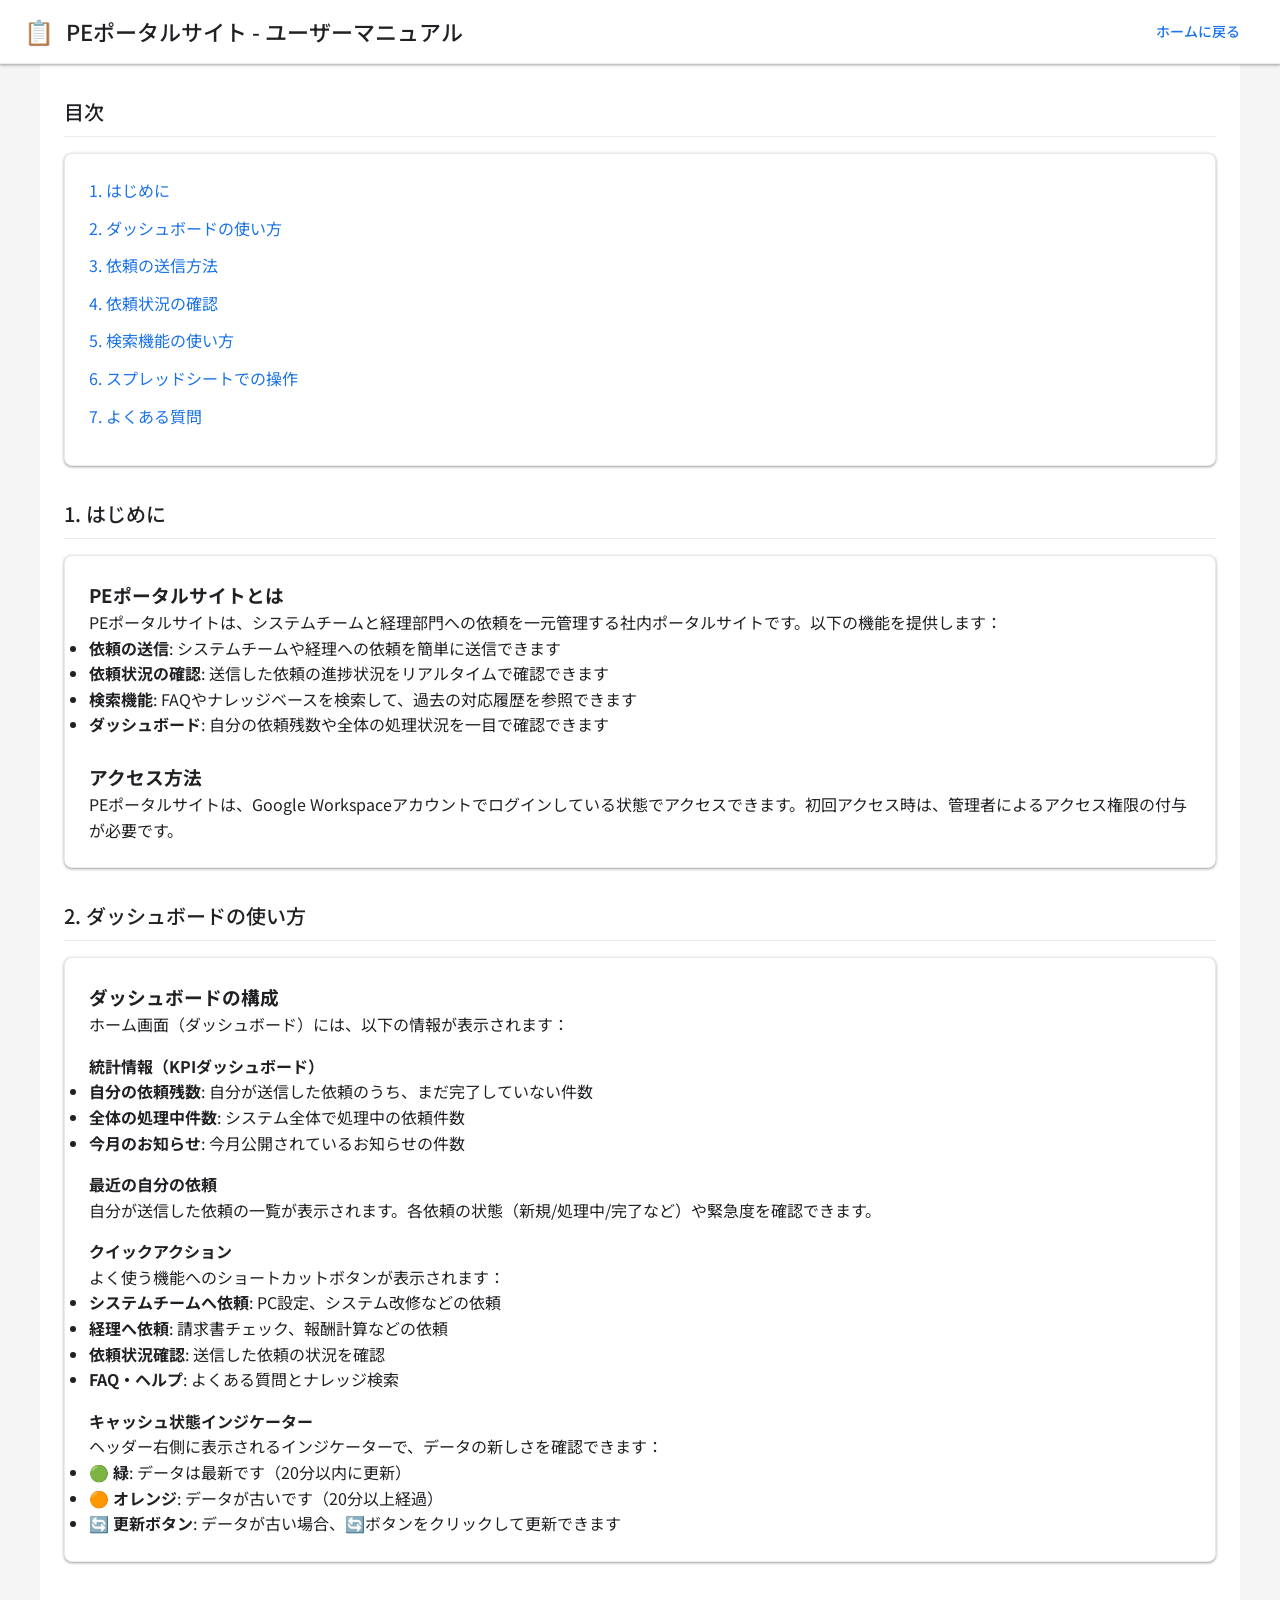
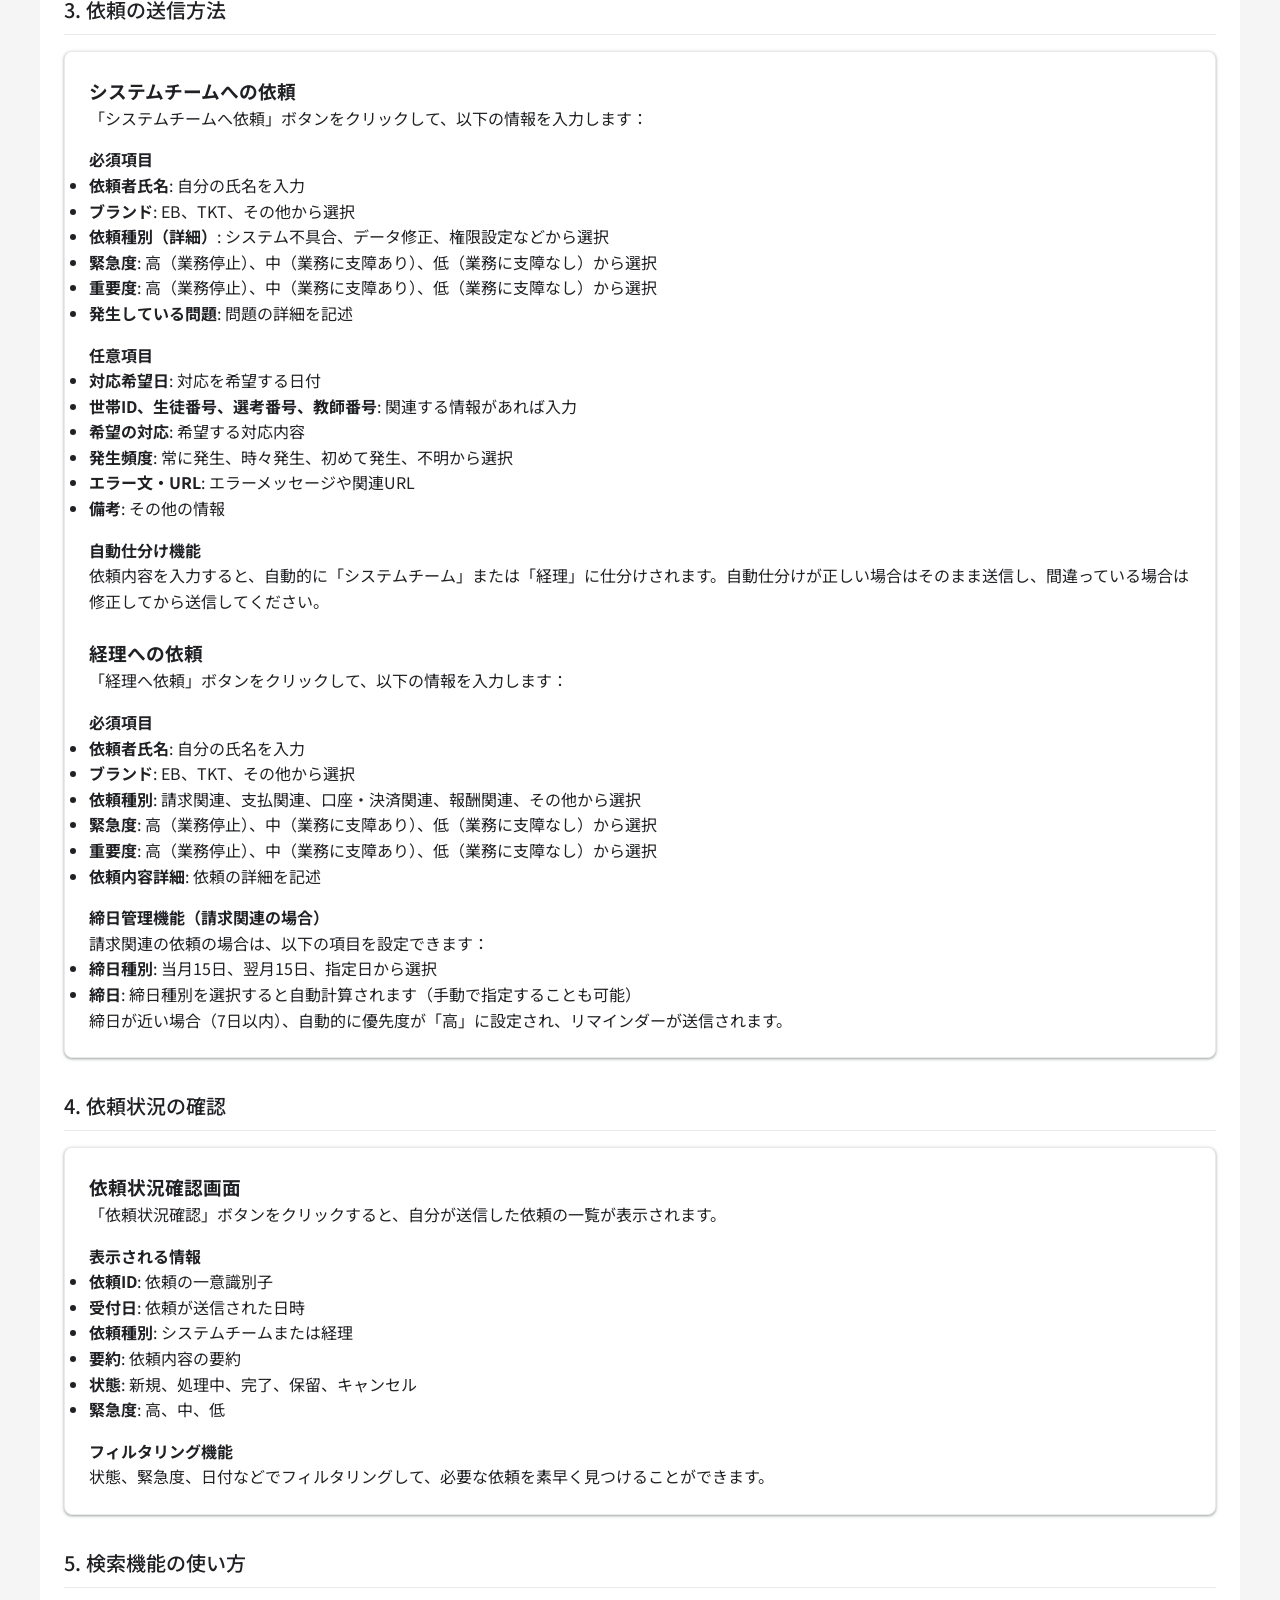
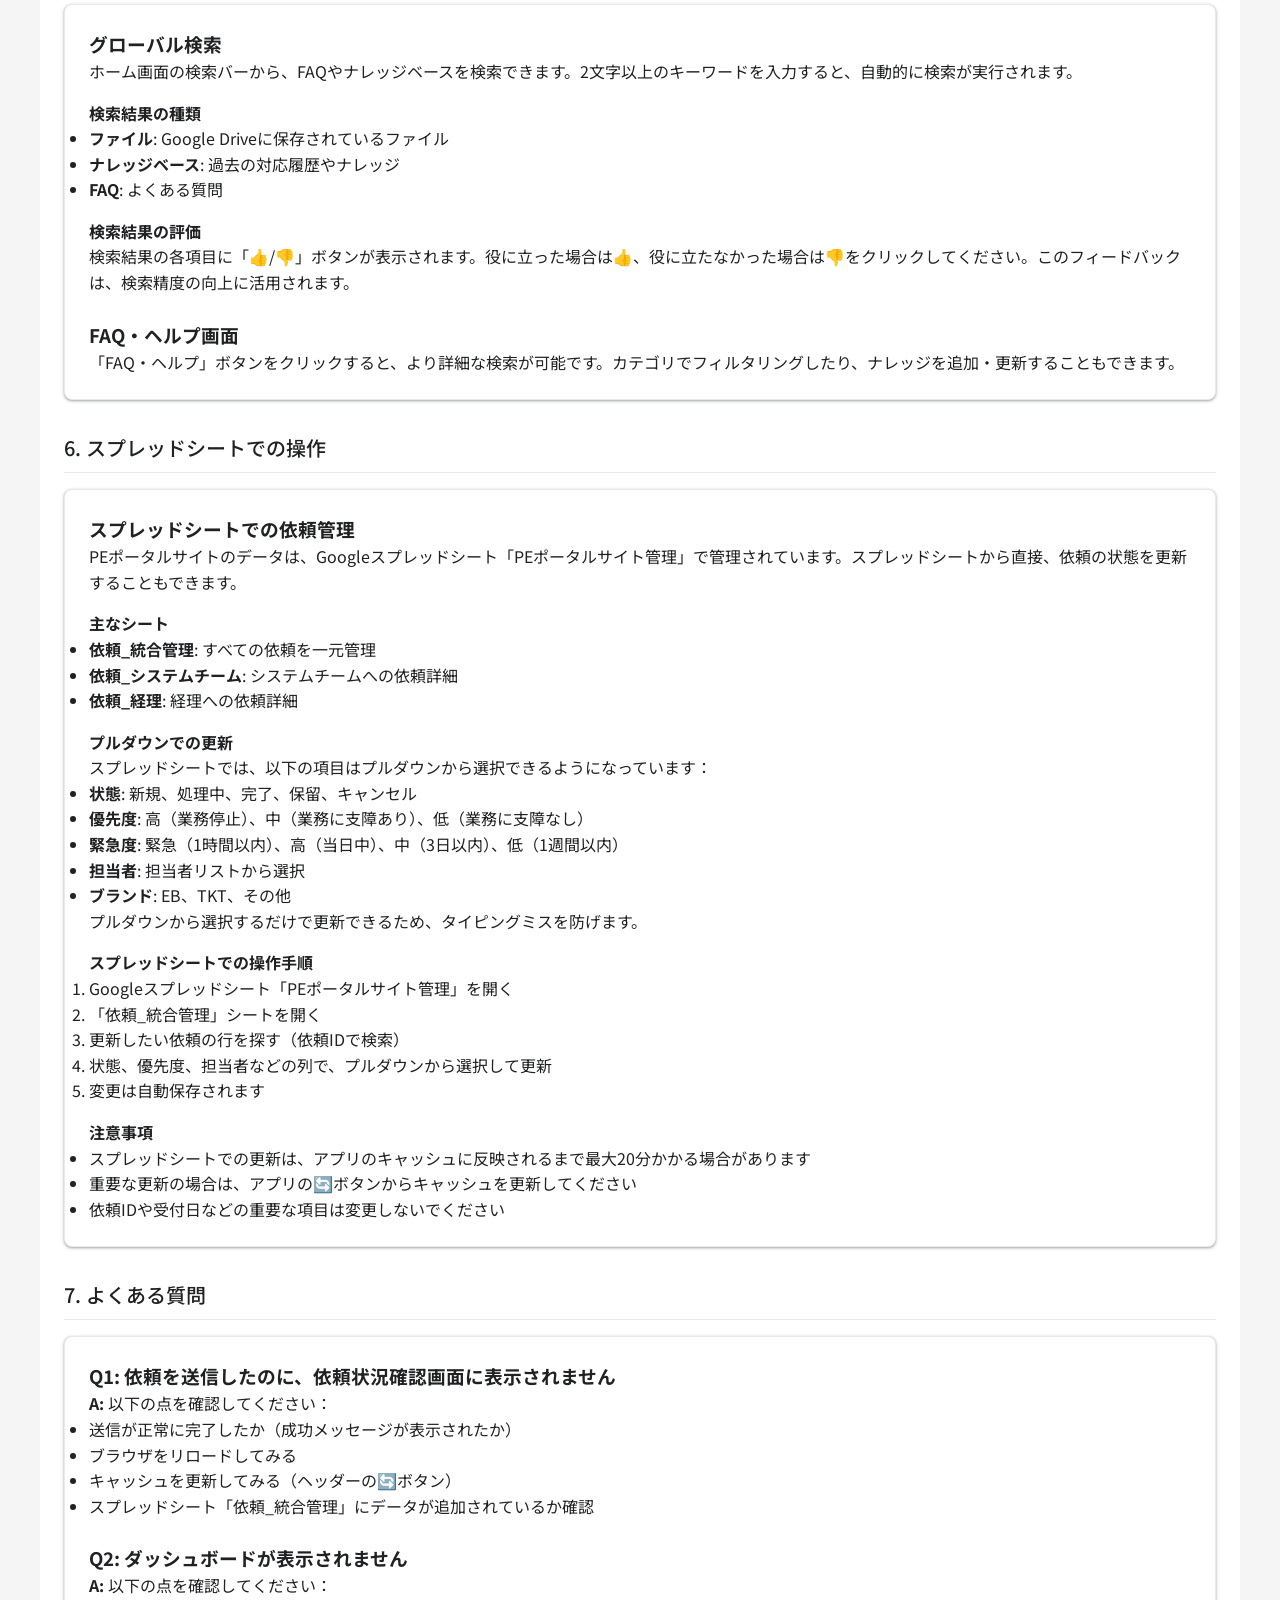
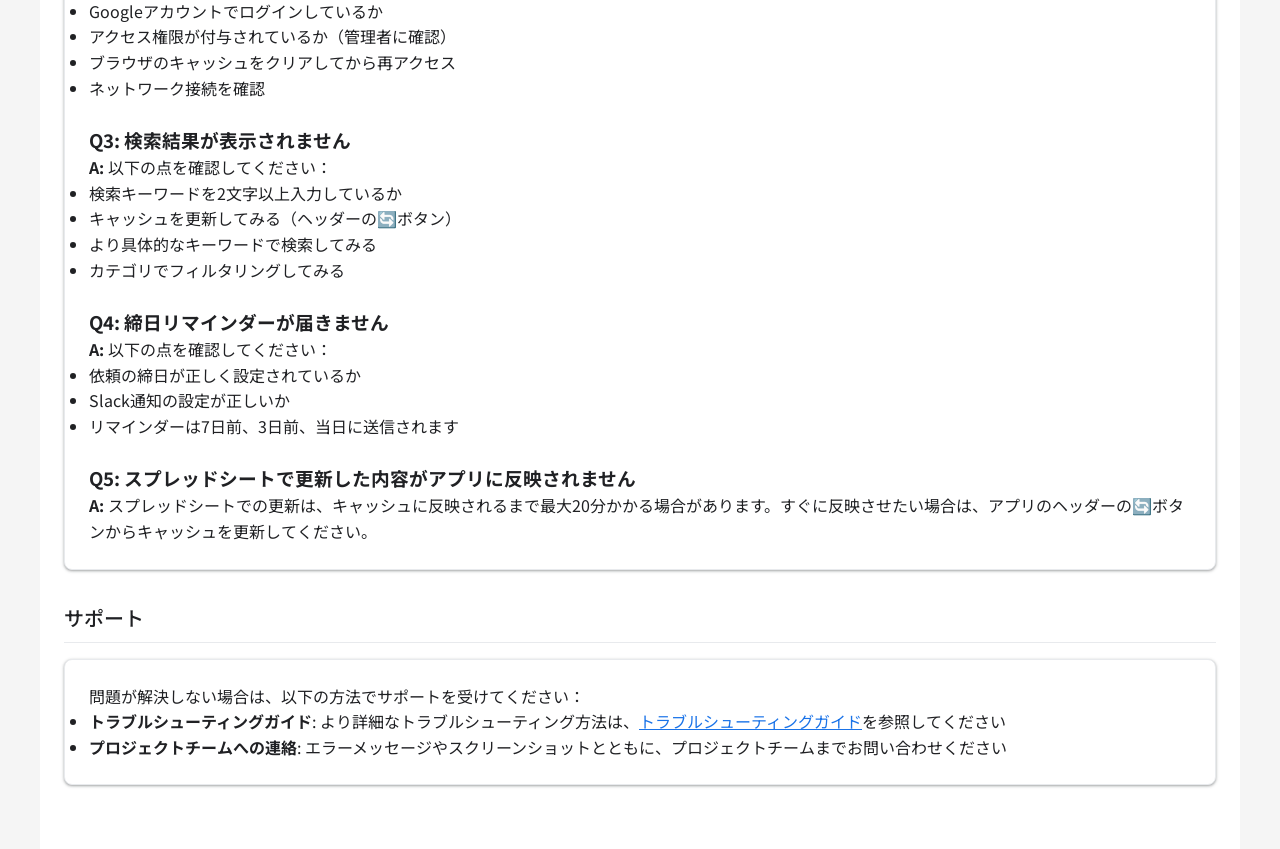
<file: gas/user-manual.html>
<!DOCTYPE html>
<html>
<head>
  <base target="_top">
  <meta charset="UTF-8">
  <meta name="viewport" content="width=device-width, initial-scale=1.0">
  <title>ユーザーマニュアル - PEポータルサイト</title>
  <link rel="stylesheet" href="common.css">
  <link rel="preconnect" href="https://fonts.googleapis.com">
  <link rel="preconnect" href="https://fonts.gstatic.com" crossorigin>
  <link href="https://fonts.googleapis.com/css2?family=Noto+Sans+JP:wght@300;400;500;700&display=swap" rel="stylesheet">
</head>
<body>
  <div class="container">
    <!-- 固定ヘッダー -->
    <header>
      <h1>PEポータルサイト - ユーザーマニュアル</h1>
      <div class="user-info">
        <a href="?path=index" class="nav-link">ホームに戻る</a>
      </div>
    </header>
    
    <!-- メインコンテンツ -->
    <main id="main-content" style="margin-top: 64px; padding: 32px 24px;">
      
      <!-- 目次 -->
      <section class="section">
        <h2 class="section-title">目次</h2>
        <div class="card">
          <ul style="list-style: none; padding: 0;">
            <li style="margin-bottom: 12px;"><a href="#getting-started" style="color: #1a73e8; text-decoration: none;">1. はじめに</a></li>
            <li style="margin-bottom: 12px;"><a href="#dashboard" style="color: #1a73e8; text-decoration: none;">2. ダッシュボードの使い方</a></li>
            <li style="margin-bottom: 12px;"><a href="#request" style="color: #1a73e8; text-decoration: none;">3. 依頼の送信方法</a></li>
            <li style="margin-bottom: 12px;"><a href="#status" style="color: #1a73e8; text-decoration: none;">4. 依頼状況の確認</a></li>
            <li style="margin-bottom: 12px;"><a href="#search" style="color: #1a73e8; text-decoration: none;">5. 検索機能の使い方</a></li>
            <li style="margin-bottom: 12px;"><a href="#spreadsheet" style="color: #1a73e8; text-decoration: none;">6. スプレッドシートでの操作</a></li>
            <li style="margin-bottom: 12px;"><a href="#faq" style="color: #1a73e8; text-decoration: none;">7. よくある質問</a></li>
          </ul>
        </div>
      </section>
      
      <!-- 1. はじめに -->
      <section id="getting-started" class="section">
        <h2 class="section-title">1. はじめに</h2>
        <div class="card">
          <h3>PEポータルサイトとは</h3>
          <p>PEポータルサイトは、システムチームと経理部門への依頼を一元管理する社内ポータルサイトです。以下の機能を提供します：</p>
          <ul>
            <li><strong>依頼の送信</strong>: システムチームや経理への依頼を簡単に送信できます</li>
            <li><strong>依頼状況の確認</strong>: 送信した依頼の進捗状況をリアルタイムで確認できます</li>
            <li><strong>検索機能</strong>: FAQやナレッジベースを検索して、過去の対応履歴を参照できます</li>
            <li><strong>ダッシュボード</strong>: 自分の依頼残数や全体の処理状況を一目で確認できます</li>
          </ul>
          
          <h3 style="margin-top: 24px;">アクセス方法</h3>
          <p>PEポータルサイトは、Google Workspaceアカウントでログインしている状態でアクセスできます。初回アクセス時は、管理者によるアクセス権限の付与が必要です。</p>
        </div>
      </section>
      
      <!-- 2. ダッシュボードの使い方 -->
      <section id="dashboard" class="section">
        <h2 class="section-title">2. ダッシュボードの使い方</h2>
        <div class="card">
          <h3>ダッシュボードの構成</h3>
          <p>ホーム画面（ダッシュボード）には、以下の情報が表示されます：</p>
          
          <h4 style="margin-top: 16px;">統計情報（KPIダッシュボード）</h4>
          <ul>
            <li><strong>自分の依頼残数</strong>: 自分が送信した依頼のうち、まだ完了していない件数</li>
            <li><strong>全体の処理中件数</strong>: システム全体で処理中の依頼件数</li>
            <li><strong>今月のお知らせ</strong>: 今月公開されているお知らせの件数</li>
          </ul>
          
          <h4 style="margin-top: 16px;">最近の自分の依頼</h4>
          <p>自分が送信した依頼の一覧が表示されます。各依頼の状態（新規/処理中/完了など）や緊急度を確認できます。</p>
          
          <h4 style="margin-top: 16px;">クイックアクション</h4>
          <p>よく使う機能へのショートカットボタンが表示されます：</p>
          <ul>
            <li><strong>システムチームへ依頼</strong>: PC設定、システム改修などの依頼</li>
            <li><strong>経理へ依頼</strong>: 請求書チェック、報酬計算などの依頼</li>
            <li><strong>依頼状況確認</strong>: 送信した依頼の状況を確認</li>
            <li><strong>FAQ・ヘルプ</strong>: よくある質問とナレッジ検索</li>
          </ul>
          
          <h4 style="margin-top: 16px;">キャッシュ状態インジケーター</h4>
          <p>ヘッダー右側に表示されるインジケーターで、データの新しさを確認できます：</p>
          <ul>
            <li>🟢 <strong>緑</strong>: データは最新です（20分以内に更新）</li>
            <li>🟠 <strong>オレンジ</strong>: データが古いです（20分以上経過）</li>
            <li>🔄 <strong>更新ボタン</strong>: データが古い場合、🔄ボタンをクリックして更新できます</li>
          </ul>
        </div>
      </section>
      
      <!-- 3. 依頼の送信方法 -->
      <section id="request" class="section">
        <h2 class="section-title">3. 依頼の送信方法</h2>
        <div class="card">
          <h3>システムチームへの依頼</h3>
          <p>「システムチームへ依頼」ボタンをクリックして、以下の情報を入力します：</p>
          
          <h4 style="margin-top: 16px;">必須項目</h4>
          <ul>
            <li><strong>依頼者氏名</strong>: 自分の氏名を入力</li>
            <li><strong>ブランド</strong>: EB、TKT、その他から選択</li>
            <li><strong>依頼種別（詳細）</strong>: システム不具合、データ修正、権限設定などから選択</li>
            <li><strong>緊急度</strong>: 高（業務停止）、中（業務に支障あり）、低（業務に支障なし）から選択</li>
            <li><strong>重要度</strong>: 高（業務停止）、中（業務に支障あり）、低（業務に支障なし）から選択</li>
            <li><strong>発生している問題</strong>: 問題の詳細を記述</li>
          </ul>
          
          <h4 style="margin-top: 16px;">任意項目</h4>
          <ul>
            <li><strong>対応希望日</strong>: 対応を希望する日付</li>
            <li><strong>世帯ID、生徒番号、選考番号、教師番号</strong>: 関連する情報があれば入力</li>
            <li><strong>希望の対応</strong>: 希望する対応内容</li>
            <li><strong>発生頻度</strong>: 常に発生、時々発生、初めて発生、不明から選択</li>
            <li><strong>エラー文・URL</strong>: エラーメッセージや関連URL</li>
            <li><strong>備考</strong>: その他の情報</li>
          </ul>
          
          <h4 style="margin-top: 16px;">自動仕分け機能</h4>
          <p>依頼内容を入力すると、自動的に「システムチーム」または「経理」に仕分けされます。自動仕分けが正しい場合はそのまま送信し、間違っている場合は修正してから送信してください。</p>
          
          <h3 style="margin-top: 24px;">経理への依頼</h3>
          <p>「経理へ依頼」ボタンをクリックして、以下の情報を入力します：</p>
          
          <h4 style="margin-top: 16px;">必須項目</h4>
          <ul>
            <li><strong>依頼者氏名</strong>: 自分の氏名を入力</li>
            <li><strong>ブランド</strong>: EB、TKT、その他から選択</li>
            <li><strong>依頼種別</strong>: 請求関連、支払関連、口座・決済関連、報酬関連、その他から選択</li>
            <li><strong>緊急度</strong>: 高（業務停止）、中（業務に支障あり）、低（業務に支障なし）から選択</li>
            <li><strong>重要度</strong>: 高（業務停止）、中（業務に支障あり）、低（業務に支障なし）から選択</li>
            <li><strong>依頼内容詳細</strong>: 依頼の詳細を記述</li>
          </ul>
          
          <h4 style="margin-top: 16px;">締日管理機能（請求関連の場合）</h4>
          <p>請求関連の依頼の場合は、以下の項目を設定できます：</p>
          <ul>
            <li><strong>締日種別</strong>: 当月15日、翌月15日、指定日から選択</li>
            <li><strong>締日</strong>: 締日種別を選択すると自動計算されます（手動で指定することも可能）</li>
          </ul>
          <p>締日が近い場合（7日以内）、自動的に優先度が「高」に設定され、リマインダーが送信されます。</p>
        </div>
      </section>
      
      <!-- 4. 依頼状況の確認 -->
      <section id="status" class="section">
        <h2 class="section-title">4. 依頼状況の確認</h2>
        <div class="card">
          <h3>依頼状況確認画面</h3>
          <p>「依頼状況確認」ボタンをクリックすると、自分が送信した依頼の一覧が表示されます。</p>
          
          <h4 style="margin-top: 16px;">表示される情報</h4>
          <ul>
            <li><strong>依頼ID</strong>: 依頼の一意識別子</li>
            <li><strong>受付日</strong>: 依頼が送信された日時</li>
            <li><strong>依頼種別</strong>: システムチームまたは経理</li>
            <li><strong>要約</strong>: 依頼内容の要約</li>
            <li><strong>状態</strong>: 新規、処理中、完了、保留、キャンセル</li>
            <li><strong>緊急度</strong>: 高、中、低</li>
          </ul>
          
          <h4 style="margin-top: 16px;">フィルタリング機能</h4>
          <p>状態、緊急度、日付などでフィルタリングして、必要な依頼を素早く見つけることができます。</p>
        </div>
      </section>
      
      <!-- 5. 検索機能の使い方 -->
      <section id="search" class="section">
        <h2 class="section-title">5. 検索機能の使い方</h2>
        <div class="card">
          <h3>グローバル検索</h3>
          <p>ホーム画面の検索バーから、FAQやナレッジベースを検索できます。2文字以上のキーワードを入力すると、自動的に検索が実行されます。</p>
          
          <h4 style="margin-top: 16px;">検索結果の種類</h4>
          <ul>
            <li><strong>ファイル</strong>: Google Driveに保存されているファイル</li>
            <li><strong>ナレッジベース</strong>: 過去の対応履歴やナレッジ</li>
            <li><strong>FAQ</strong>: よくある質問</li>
          </ul>
          
          <h4 style="margin-top: 16px;">検索結果の評価</h4>
          <p>検索結果の各項目に「👍/👎」ボタンが表示されます。役に立った場合は👍、役に立たなかった場合は👎をクリックしてください。このフィードバックは、検索精度の向上に活用されます。</p>
          
          <h3 style="margin-top: 24px;">FAQ・ヘルプ画面</h3>
          <p>「FAQ・ヘルプ」ボタンをクリックすると、より詳細な検索が可能です。カテゴリでフィルタリングしたり、ナレッジを追加・更新することもできます。</p>
        </div>
      </section>
      
      <!-- 6. スプレッドシートでの操作 -->
      <section id="spreadsheet" class="section">
        <h2 class="section-title">6. スプレッドシートでの操作</h2>
        <div class="card">
          <h3>スプレッドシートでの依頼管理</h3>
          <p>PEポータルサイトのデータは、Googleスプレッドシート「PEポータルサイト管理」で管理されています。スプレッドシートから直接、依頼の状態を更新することもできます。</p>
          
          <h4 style="margin-top: 16px;">主なシート</h4>
          <ul>
            <li><strong>依頼_統合管理</strong>: すべての依頼を一元管理</li>
            <li><strong>依頼_システムチーム</strong>: システムチームへの依頼詳細</li>
            <li><strong>依頼_経理</strong>: 経理への依頼詳細</li>
          </ul>
          
          <h4 style="margin-top: 16px;">プルダウンでの更新</h4>
          <p>スプレッドシートでは、以下の項目はプルダウンから選択できるようになっています：</p>
          <ul>
            <li><strong>状態</strong>: 新規、処理中、完了、保留、キャンセル</li>
            <li><strong>優先度</strong>: 高（業務停止）、中（業務に支障あり）、低（業務に支障なし）</li>
            <li><strong>緊急度</strong>: 緊急（1時間以内）、高（当日中）、中（3日以内）、低（1週間以内）</li>
            <li><strong>担当者</strong>: 担当者リストから選択</li>
            <li><strong>ブランド</strong>: EB、TKT、その他</li>
          </ul>
          <p>プルダウンから選択するだけで更新できるため、タイピングミスを防げます。</p>
          
          <h4 style="margin-top: 16px;">スプレッドシートでの操作手順</h4>
          <ol>
            <li>Googleスプレッドシート「PEポータルサイト管理」を開く</li>
            <li>「依頼_統合管理」シートを開く</li>
            <li>更新したい依頼の行を探す（依頼IDで検索）</li>
            <li>状態、優先度、担当者などの列で、プルダウンから選択して更新</li>
            <li>変更は自動保存されます</li>
          </ol>
          
          <h4 style="margin-top: 16px;">注意事項</h4>
          <ul>
            <li>スプレッドシートでの更新は、アプリのキャッシュに反映されるまで最大20分かかる場合があります</li>
            <li>重要な更新の場合は、アプリの🔄ボタンからキャッシュを更新してください</li>
            <li>依頼IDや受付日などの重要な項目は変更しないでください</li>
          </ul>
        </div>
      </section>
      
      <!-- 7. よくある質問 -->
      <section id="faq" class="section">
        <h2 class="section-title">7. よくある質問</h2>
        <div class="card">
          <h3>Q1: 依頼を送信したのに、依頼状況確認画面に表示されません</h3>
          <p><strong>A:</strong> 以下の点を確認してください：</p>
          <ul>
            <li>送信が正常に完了したか（成功メッセージが表示されたか）</li>
            <li>ブラウザをリロードしてみる</li>
            <li>キャッシュを更新してみる（ヘッダーの🔄ボタン）</li>
            <li>スプレッドシート「依頼_統合管理」にデータが追加されているか確認</li>
          </ul>
          
          <h3 style="margin-top: 24px;">Q2: ダッシュボードが表示されません</h3>
          <p><strong>A:</strong> 以下の点を確認してください：</p>
          <ul>
            <li>Googleアカウントでログインしているか</li>
            <li>アクセス権限が付与されているか（管理者に確認）</li>
            <li>ブラウザのキャッシュをクリアしてから再アクセス</li>
            <li>ネットワーク接続を確認</li>
          </ul>
          
          <h3 style="margin-top: 24px;">Q3: 検索結果が表示されません</h3>
          <p><strong>A:</strong> 以下の点を確認してください：</p>
          <ul>
            <li>検索キーワードを2文字以上入力しているか</li>
            <li>キャッシュを更新してみる（ヘッダーの🔄ボタン）</li>
            <li>より具体的なキーワードで検索してみる</li>
            <li>カテゴリでフィルタリングしてみる</li>
          </ul>
          
          <h3 style="margin-top: 24px;">Q4: 締日リマインダーが届きません</h3>
          <p><strong>A:</strong> 以下の点を確認してください：</p>
          <ul>
            <li>依頼の締日が正しく設定されているか</li>
            <li>Slack通知の設定が正しいか</li>
            <li>リマインダーは7日前、3日前、当日に送信されます</li>
          </ul>
          
          <h3 style="margin-top: 24px;">Q5: スプレッドシートで更新した内容がアプリに反映されません</h3>
          <p><strong>A:</strong> スプレッドシートでの更新は、キャッシュに反映されるまで最大20分かかる場合があります。すぐに反映させたい場合は、アプリのヘッダーの🔄ボタンからキャッシュを更新してください。</p>
        </div>
      </section>
      
      <!-- サポート -->
      <section class="section">
        <h2 class="section-title">サポート</h2>
        <div class="card">
          <p>問題が解決しない場合は、以下の方法でサポートを受けてください：</p>
          <ul>
            <li><strong>トラブルシューティングガイド</strong>: より詳細なトラブルシューティング方法は、<a href="?path=troubleshooting" style="color: #1a73e8;">トラブルシューティングガイド</a>を参照してください</li>
            <li><strong>プロジェクトチームへの連絡</strong>: エラーメッセージやスクリーンショットとともに、プロジェクトチームまでお問い合わせください</li>
          </ul>
        </div>
      </section>
      
    </main>
  </div>
</body>
</html>
</file>
<file: gas/common.css>
/**
 * PEポータルサイト - 共通スタイル
 * 
 * Clean & Modern Business Dashboard
 * Google Material Design風のモダンな社内サービスデスクUI
 */

/* ============================================
   リセットとベーススタイル
   ============================================ */
* {
  margin: 0;
  padding: 0;
  box-sizing: border-box;
}

body {
  font-family: 'Noto Sans JP', -apple-system, BlinkMacSystemFont, 'Segoe UI', 'Roboto', 'Helvetica Neue', Arial, sans-serif;
  background-color: #f5f5f5;
  color: #202124;
  line-height: 1.6;
  min-height: 100vh;
}

/* ============================================
   コンテナとレイアウト
   ============================================ */
.container {
  max-width: 1200px;
  margin: 0 auto;
  padding: 0;
  background: #ffffff;
  min-height: 100vh;
}

/* ============================================
   固定ヘッダー
   ============================================ */
header {
  position: fixed;
  top: 0;
  left: 0;
  right: 0;
  background: #ffffff;
  border-bottom: 1px solid #e8eaed;
  box-shadow: 0 1px 2px rgba(60, 64, 67, 0.3), 0 1px 3px 1px rgba(60, 64, 67, 0.15);
  z-index: 1000;
  padding: 0 24px;
  height: 64px;
  display: flex;
  align-items: center;
  justify-content: space-between;
}

header h1 {
  font-size: 22px;
  font-weight: 500;
  color: #202124;
  margin: 0;
  display: flex;
  align-items: center;
  gap: 12px;
}

header h1::before {
  content: '📋';
  font-size: 24px;
}

.user-info {
  display: flex;
  align-items: center;
  gap: 16px;
}

.cache-status {
  display: flex;
  align-items: center;
  gap: 5px;
}

.cache-indicator {
  width: 12px;
  height: 12px;
  border-radius: 50%;
  display: inline-block;
  cursor: help;
}

.cache-indicator.cache-fresh {
  background-color: #4caf50;
}

.cache-indicator.cache-old {
  background-color: #ff9800;
  animation: pulse 2s infinite;
}

.cache-indicator.cache-updating {
  background-color: #2196f3;
  animation: spin 1s linear infinite;
}

.cache-indicator.cache-error {
  background-color: #f44336;
}

.cache-indicator.cache-unknown {
  background-color: #9e9e9e;
}

@keyframes pulse {
  0%, 100% {
    opacity: 1;
  }
  50% {
    opacity: 0.5;
  }
}

.btn-cache-update {
  background: none;
  border: none;
  cursor: pointer;
  padding: 4px 8px;
  border-radius: 4px;
  font-size: 16px;
  transition: background-color 0.2s;
}

.btn-cache-update:hover {
  background-color: rgba(0, 0, 0, 0.05);
}

.btn-cache-update:disabled {
  cursor: not-allowed;
  opacity: 0.5;
}

.cache-update-icon {
  display: inline-block;
}

.user-status {
  font-size: 14px;
  color: #5f6368;
  padding: 6px 12px;
  background: #f1f3f4;
  border-radius: 16px;
}

.nav-link {
  color: #1a73e8;
  text-decoration: none;
  font-size: 14px;
  font-weight: 500;
  padding: 8px 16px;
  border-radius: 4px;
  transition: background-color 0.2s;
}

.nav-link:hover {
  background-color: #f1f3f4;
}

/* ============================================
   メインコンテンツ
   ============================================ */
main {
  margin-top: 64px;
  padding: 32px 24px;
  min-height: calc(100vh - 64px);
}

/* ============================================
   ヒーローセクション
   ============================================ */
.hero-section {
  background: #ffffff;
  border-radius: 8px;
  padding: 40px;
  margin-bottom: 32px;
  box-shadow: 0 1px 2px rgba(60, 64, 67, 0.3), 0 1px 3px 1px rgba(60, 64, 67, 0.15);
}

.hero-greeting {
  font-size: 28px;
  font-weight: 400;
  color: #202124;
  margin-bottom: 24px;
}

.hero-greeting .user-name {
  font-weight: 500;
  color: #1a73e8;
}

.search-bar {
  position: relative;
  max-width: 600px;
}

.search-bar input {
  width: 100%;
  padding: 12px 16px 12px 48px;
  border: 1px solid #dadce0;
  border-radius: 24px;
  font-size: 16px;
  transition: box-shadow 0.2s;
}

.search-bar input:focus {
  outline: none;
  border-color: #1a73e8;
  box-shadow: 0 0 0 2px rgba(26, 115, 232, 0.2);
}

.search-bar::before {
  content: '🔍';
  position: absolute;
  left: 16px;
  top: 50%;
  transform: translateY(-50%);
  font-size: 20px;
  pointer-events: none;
}

/* ============================================
   クイックアクション（カードボタン）
   ============================================ */
.quick-actions {
  display: grid;
  grid-template-columns: repeat(auto-fit, minmax(240px, 1fr));
  gap: 16px;
  margin-bottom: 32px;
}

.quick-action-card {
  background: #ffffff;
  border: 1px solid #e8eaed;
  border-radius: 8px;
  padding: 24px;
  text-decoration: none;
  color: inherit;
  display: flex;
  flex-direction: column;
  align-items: center;
  text-align: center;
  transition: all 0.2s;
  cursor: pointer;
  box-shadow: 0 1px 2px rgba(60, 64, 67, 0.3), 0 1px 3px 1px rgba(60, 64, 67, 0.15);
}

.quick-action-card:hover {
  box-shadow: 0 2px 6px rgba(60, 64, 67, 0.3), 0 2px 8px 2px rgba(60, 64, 67, 0.15);
  transform: translateY(-2px);
  border-color: #1a73e8;
}

.quick-action-card:active {
  transform: translateY(0);
  box-shadow: 0 1px 2px rgba(60, 64, 67, 0.3), 0 1px 3px 1px rgba(60, 64, 67, 0.15);
}

.quick-action-icon {
  font-size: 48px;
  margin-bottom: 16px;
  display: block;
}

.quick-action-title {
  font-size: 16px;
  font-weight: 500;
  color: #202124;
  margin-bottom: 8px;
}

.quick-action-description {
  font-size: 14px;
  color: #5f6368;
  line-height: 1.4;
}

/* ============================================
   KPIダッシュボード（統計情報）
   ============================================ */
.kpi-dashboard {
  display: grid;
  grid-template-columns: repeat(auto-fit, minmax(200px, 1fr));
  gap: 16px;
  margin-bottom: 32px;
}

.kpi-card {
  background: #ffffff;
  border: 1px solid #e8eaed;
  border-radius: 8px;
  padding: 24px;
  box-shadow: 0 1px 2px rgba(60, 64, 67, 0.3), 0 1px 3px 1px rgba(60, 64, 67, 0.15);
  transition: box-shadow 0.2s, transform 0.2s;
}

.kpi-card:hover {
  box-shadow: 0 2px 6px rgba(60, 64, 67, 0.3), 0 2px 8px 2px rgba(60, 64, 67, 0.15);
  transform: translateY(-1px);
}

.kpi-label {
  font-size: 14px;
  color: #5f6368;
  margin-bottom: 8px;
  font-weight: 500;
}

.kpi-value {
  font-size: 32px;
  font-weight: 400;
  color: #202124;
  line-height: 1.2;
}

.kpi-value .unit {
  font-size: 16px;
  color: #5f6368;
  margin-left: 4px;
}

/* ============================================
   セクション
   ============================================ */
.section {
  margin-bottom: 32px;
}

.section-title {
  font-size: 20px;
  font-weight: 500;
  color: #202124;
  margin-bottom: 16px;
  padding-bottom: 8px;
  border-bottom: 1px solid #e8eaed;
}

/* ============================================
   カード
   ============================================ */
.card {
  background: #ffffff;
  border: 1px solid #e8eaed;
  border-radius: 8px;
  padding: 24px;
  box-shadow: 0 1px 2px rgba(60, 64, 67, 0.3), 0 1px 3px 1px rgba(60, 64, 67, 0.15);
  margin-bottom: 16px;
}

.card-header {
  font-size: 18px;
  font-weight: 500;
  color: #202124;
  margin-bottom: 16px;
  padding-bottom: 12px;
  border-bottom: 1px solid #e8eaed;
}

.card-body {
  color: #5f6368;
}

/* ============================================
   テーブル
   ============================================ */
.data-table {
  width: 100%;
  border-collapse: collapse;
  background: #ffffff;
}

.data-table thead {
  background: #f8f9fa;
  border-bottom: 2px solid #e8eaed;
}

.data-table th {
  padding: 12px 16px;
  text-align: left;
  font-size: 14px;
  font-weight: 500;
  color: #202124;
  text-transform: none;
  letter-spacing: 0;
}

.data-table td {
  padding: 12px 16px;
  border-bottom: 1px solid #e8eaed;
  font-size: 14px;
  color: #202124;
}

.data-table tbody tr {
  transition: background-color 0.1s;
}

.data-table tbody tr:hover {
  background-color: #f8f9fa;
}

.data-table tbody tr:last-child td {
  border-bottom: none;
}

/* ============================================
   ステータスバッジ
   ============================================ */
.status-badge {
  display: inline-block;
  padding: 4px 12px;
  border-radius: 16px;
  font-size: 12px;
  font-weight: 500;
  text-transform: none;
  letter-spacing: 0;
}

.status-badge.pending {
  background: #fef3c7;
  color: #92400e;
}

.status-badge.processing {
  background: #dbeafe;
  color: #1e40af;
}

.status-badge.completed {
  background: #d1fae5;
  color: #065f46;
}

.status-badge.cancelled {
  background: #fee2e2;
  color: #991b1b;
}

/* ============================================
   バッジ
   ============================================ */
.badge {
  display: inline-block;
  padding: 4px 8px;
  border-radius: 4px;
  font-size: 12px;
  font-weight: 500;
}

.badge-primary {
  background: #e8f0fe;
  color: #1a73e8;
}

.badge-success {
  background: #d1fae5;
  color: #065f46;
}

.badge-warning {
  background: #fef3c7;
  color: #92400e;
}

.badge-danger {
  background: #fee2e2;
  color: #991b1b;
}

/* ============================================
   フィードバックボタン
   ============================================ */
.btn-feedback {
  background: none;
  border: 1px solid #dadce0;
  border-radius: 4px;
  padding: 4px 12px;
  font-size: 16px;
  cursor: pointer;
  transition: all 0.2s;
  margin-right: 4px;
}

.btn-feedback:hover {
  background: #f1f3f4;
  border-color: #1a73e8;
}

.btn-feedback:active {
  transform: scale(0.95);
}

.btn-feedback:disabled {
  opacity: 0.5;
  cursor: not-allowed;
}

.result-feedback {
  display: flex;
  align-items: center;
  gap: 4px;
}

/* ============================================
   ボタン
   ============================================ */
.btn {
  display: inline-block;
  padding: 10px 24px;
  border: none;
  border-radius: 4px;
  font-size: 14px;
  font-weight: 500;
  cursor: pointer;
  transition: all 0.2s;
  text-decoration: none;
  text-align: center;
  line-height: 1.5;
}

.btn-primary {
  background: #1a73e8;
  color: #ffffff;
}

.btn-primary:hover {
  background: #1557b0;
  box-shadow: 0 1px 2px rgba(60, 64, 67, 0.3), 0 1px 3px 1px rgba(60, 64, 67, 0.15);
}

.btn-primary:active {
  background: #1348a0;
}

.btn-secondary {
  background: #ffffff;
  color: #202124;
  border: 1px solid #dadce0;
}

.btn-secondary:hover {
  background: #f8f9fa;
  border-color: #1a73e8;
}

.btn-success {
  background: #34a853;
  color: #ffffff;
}

.btn-success:hover {
  background: #2d8e47;
}

.btn-danger {
  background: #ea4335;
  color: #ffffff;
}

.btn-danger:hover {
  background: #d33b2c;
}

.btn:disabled {
  opacity: 0.38;
  cursor: not-allowed;
  pointer-events: none;
}

/* ============================================
   フォーム
   ============================================ */
.form-group {
  margin-bottom: 24px;
}

.form-label {
  display: block;
  margin-bottom: 8px;
  font-size: 14px;
  font-weight: 500;
  color: #202124;
}

.form-label.required::after {
  content: ' *';
  color: #ea4335;
}

.form-control {
  width: 100%;
  padding: 10px 12px;
  border: 1px solid #dadce0;
  border-radius: 4px;
  font-size: 14px;
  font-family: inherit;
  color: #202124;
  transition: border-color 0.2s, box-shadow 0.2s;
  background: #ffffff;
}

.form-control:focus {
  outline: none;
  border-color: #1a73e8;
  box-shadow: 0 0 0 2px rgba(26, 115, 232, 0.2);
}

.form-control::placeholder {
  color: #9aa0a6;
}

.form-control:disabled {
  background: #f8f9fa;
  color: #5f6368;
  cursor: not-allowed;
}

.form-control.error {
  border-color: #ea4335;
  box-shadow: 0 0 0 2px rgba(234, 67, 53, 0.2);
}

.form-control.error:focus {
  border-color: #ea4335;
  box-shadow: 0 0 0 2px rgba(234, 67, 53, 0.2);
}

.form-error-message {
  font-size: 12px;
  color: #ea4335;
  margin-top: 4px;
  display: block;
}

textarea.form-control {
  min-height: 100px;
  resize: vertical;
  font-family: inherit;
}

select.form-control {
  cursor: pointer;
  appearance: none;
  background-image: url("data:image/svg+xml,%3Csvg xmlns='http://www.w3.org/2000/svg' width='12' height='12' viewBox='0 0 12 12'%3E%3Cpath fill='%235f6368' d='M6 9L1 4h10z'/%3E%3C/svg%3E");
  background-repeat: no-repeat;
  background-position: right 12px center;
  padding-right: 36px;
}

.help-text {
  font-size: 12px;
  color: #5f6368;
  margin-top: 4px;
}

.form-group.recommended {
  background: #e8f0fe;
  padding: 12px;
  border-radius: 4px;
  border-left: 4px solid #1a73e8;
  margin-bottom: 16px;
}

.form-group.recommended .form-label {
  color: #1a73e8;
  font-weight: 600;
}

/* ============================================
   アラート
   ============================================ */
.alert {
  padding: 16px;
  border-radius: 4px;
  margin-bottom: 16px;
  display: flex;
  align-items: flex-start;
  gap: 12px;
  font-size: 14px;
}

.alert-success {
  background: #d1fae5;
  color: #065f46;
  border-left: 4px solid #34a853;
}

.alert-error {
  background: #fee2e2;
  color: #991b1b;
  border-left: 4px solid #ea4335;
}

.alert-warning {
  background: #fef3c7;
  color: #92400e;
  border-left: 4px solid #fbbc04;
}

.alert-info {
  background: #dbeafe;
  color: #1e40af;
  border-left: 4px solid #1a73e8;
}

/* ============================================
   空の状態
   ============================================ */
.empty-state {
  text-align: center;
  padding: 60px 20px;
  color: #5f6368;
}

.empty-state-icon {
  font-size: 64px;
  margin-bottom: 16px;
  opacity: 0.5;
}

.empty-state-message {
  font-size: 16px;
  font-weight: 500;
  color: #202124;
  margin-bottom: 8px;
}

.empty-state-description {
  font-size: 14px;
  color: #5f6368;
}

/* ============================================
   ローディング
   ============================================ */
.loading-overlay {
  position: fixed;
  top: 0;
  left: 0;
  right: 0;
  bottom: 0;
  background: rgba(255, 255, 255, 0.9);
  display: flex;
  flex-direction: column;
  align-items: center;
  justify-content: center;
  z-index: 9999;
  backdrop-filter: blur(4px);
  transition: opacity 0.3s ease;
}

.loading-overlay.hidden {
  opacity: 0;
  pointer-events: none;
}

.loading-spinner {
  width: 48px;
  height: 48px;
  border: 4px solid #e8eaed;
  border-top-color: #1a73e8;
  border-radius: 50%;
  animation: spin 0.8s linear infinite;
  margin-bottom: 16px;
}

.loading-spinner::after {
  content: '';
  display: block;
  width: 100%;
  height: 100%;
  border-radius: 50%;
  border: 4px solid transparent;
  border-top-color: #1a73e8;
  animation: spin 0.6s linear infinite reverse;
}

@keyframes spin {
  to { transform: rotate(360deg); }
}

.loading {
  display: inline-block;
  width: 16px;
  height: 16px;
  border: 2px solid #e8eaed;
  border-top-color: #1a73e8;
  border-radius: 50%;
  animation: spin 0.8s linear infinite;
  vertical-align: middle;
  margin-left: 8px;
}

.loading-text {
  color: #5f6368;
  font-size: 14px;
  margin-top: 8px;
}

/* ============================================
   スケルトンスクリーン
   ============================================ */
.skeleton {
  background: linear-gradient(90deg, #f0f0f0 25%, #e0e0e0 50%, #f0f0f0 75%);
  background-size: 200% 100%;
  animation: loading 1.5s ease-in-out infinite;
  border-radius: 4px;
}

@keyframes loading {
  0% { background-position: 200% 0; }
  100% { background-position: -200% 0; }
}

.skeleton-text {
  height: 16px;
  margin-bottom: 8px;
}

.skeleton-title {
  height: 24px;
  width: 60%;
  margin-bottom: 16px;
}

/* ============================================
   ユーティリティクラス
   ============================================ */
.text-center {
  text-align: center;
}

.text-right {
  text-align: right;
}

.text-left {
  text-align: left;
}

.mt-1 { margin-top: 8px; }
.mt-2 { margin-top: 16px; }
.mt-3 { margin-top: 24px; }
.mb-1 { margin-bottom: 8px; }
.mb-2 { margin-bottom: 16px; }
.mb-3 { margin-bottom: 24px; }

.hidden {
  display: none !important;
}

/* ============================================
   フォーカス管理とアクセシビリティ
   ============================================ */
*:focus {
  outline: 2px solid #1a73e8;
  outline-offset: 2px;
}

*:focus:not(:focus-visible) {
  outline: none;
}

.skip-link {
  position: absolute;
  top: -40px;
  left: 0;
  background: #1a73e8;
  color: white;
  padding: 8px;
  text-decoration: none;
  z-index: 10000;
}

.skip-link:focus {
  top: 0;
}

/* ============================================
   アニメーションとトランジション
   ============================================ */
@keyframes fadeIn {
  from {
    opacity: 0;
    transform: translateY(8px);
  }
  to {
    opacity: 1;
    transform: translateY(0);
  }
}

.fade-in {
  animation: fadeIn 0.3s ease-out;
}

.card,
.quick-action-card,
.kpi-card {
  animation: fadeIn 0.3s ease-out;
}

/* ============================================
   スクロールバーのスタイリング（Webkit系）
   ============================================ */
::-webkit-scrollbar {
  width: 8px;
  height: 8px;
}

::-webkit-scrollbar-track {
  background: #f1f3f4;
}

::-webkit-scrollbar-thumb {
  background: #dadce0;
  border-radius: 4px;
}

::-webkit-scrollbar-thumb:hover {
  background: #bdc1c6;
}

/* ============================================
   レスポンシブ
   ============================================ */
@media (max-width: 768px) {
  header {
    padding: 0 16px;
    height: 56px;
  }
  
  header h1 {
    font-size: 18px;
  }
  
  main {
    margin-top: 56px;
    padding: 16px;
  }
  
  .hero-section {
    padding: 24px;
  }
  
  .hero-greeting {
    font-size: 24px;
  }
  
  .quick-actions {
    grid-template-columns: 1fr;
  }
  
  .kpi-dashboard {
    grid-template-columns: 1fr;
  }
  
  .data-table {
    font-size: 12px;
    display: block;
    overflow-x: auto;
    -webkit-overflow-scrolling: touch;
  }
  
  .data-table thead {
    display: none;
  }
  
  .data-table tbody tr {
    display: block;
    margin-bottom: 16px;
    border: 1px solid #e8eaed;
    border-radius: 8px;
    padding: 12px;
  }
  
  .data-table tbody td {
    display: block;
    padding: 8px 0;
    border-bottom: 1px solid #e8eaed;
    text-align: left;
  }
  
  .data-table tbody td:last-child {
    border-bottom: none;
  }
  
  .data-table tbody td::before {
    content: attr(data-label) ': ';
    font-weight: 500;
    color: #5f6368;
  }
}

@media (max-width: 480px) {
  .user-info {
    flex-direction: column;
    gap: 8px;
  }
  
  .nav-link {
    font-size: 12px;
    padding: 6px 12px;
  }
  
  .hero-greeting {
    font-size: 20px;
  }
  
  .section-title {
    font-size: 18px;
  }
  
  .kpi-value {
    font-size: 24px;
  }
}
</file>
